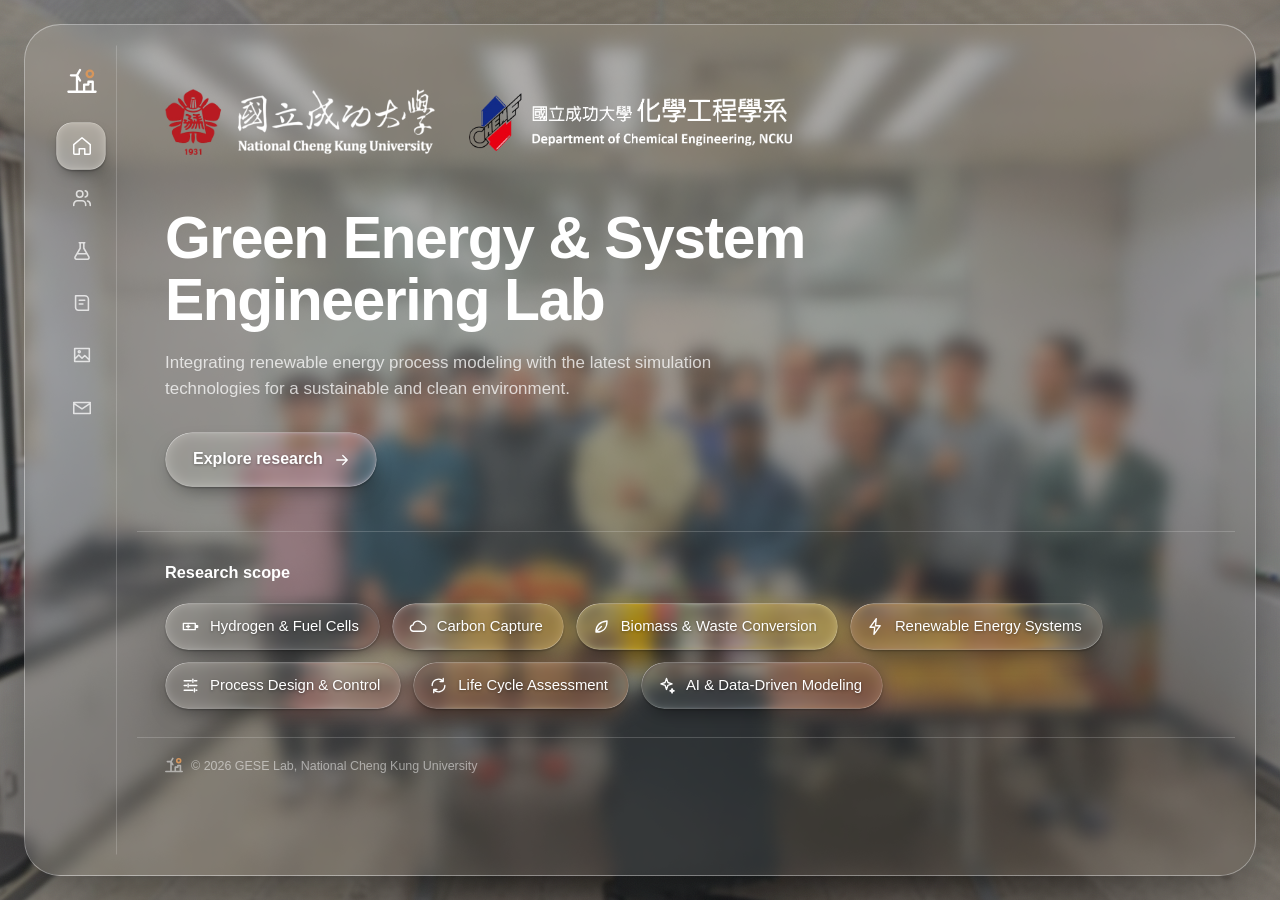
<file: index.html>
<!DOCTYPE html>
<html lang="en">
<head>
  <meta charset="UTF-8">
  <meta name="viewport" content="width=device-width, initial-scale=1.0">
  <title>GESE Lab | Green Energy &amp; System Engineering, NCKU</title>
  <link rel="icon" href="favicon.ico" sizes="48x48">
  <link rel="icon" type="image/png" sizes="192x192" href="assets/icons/icon-192.png">
  <link rel="apple-touch-icon" href="assets/icons/apple-touch-icon.png">
  <meta name="description" content="Green Energy & System Engineering Lab, Department of Chemical Engineering, National Cheng Kung University.">
  <link rel="stylesheet" href="style.css">
</head>
<body data-page="home">
  <div class="shell">
    <aside class="sidebar"></aside>

    <main class="main">
      <section class="card hero">
        <div class="affiliations">
          <a href="https://www.ncku.edu.tw/" target="_blank" rel="noopener">
            <img src="assets/logos/ncku-white.png" alt="National Cheng Kung University" width="754" height="184">
          </a>
          <a href="https://www.che.ncku.edu.tw/" target="_blank" rel="noopener">
            <img src="assets/logos/che-white.png" alt="Department of Chemical Engineering, NCKU" width="919" height="165">
          </a>
        </div>
        <h1>Green Energy &amp; System Engineering Lab</h1>
        <p>Integrating renewable energy process modeling with the latest simulation technologies for a sustainable and clean environment.</p>
        <div class="actions">
          <a class="lg btn" href="research.html">
            Explore research
            <svg class="icon" viewBox="0 0 24 24" aria-hidden="true"><path d="M5 12h14M13 6l6 6-6 6"/></svg>
          </a>
        </div>
      </section>

      <section class="card">
        <h2 class="card-title">Research scope</h2>
        <div class="scope">
          <a class="lg chip" href="research.html#hydrogen">
            <svg class="icon" viewBox="0 0 24 24" aria-hidden="true"><path d="M3 8h15v8H3zM18 11h3v2h-3M7 12h4M9 10v4"/></svg>
            Hydrogen &amp; Fuel Cells
          </a>
          <a class="lg chip" href="research.html#carbon">
            <svg class="icon" viewBox="0 0 24 24" aria-hidden="true"><path d="M7 18a4 4 0 0 1-.5-7.97A6 6 0 0 1 18 9a4.5 4.5 0 0 1 0 9z"/></svg>
            Carbon Capture
          </a>
          <a class="lg chip" href="research.html#biomass">
            <svg class="icon" viewBox="0 0 24 24" aria-hidden="true"><path d="M5 19c0-8 5-13 14-14 0 9-5 14-13 14M5 19l7-7"/></svg>
            Biomass &amp; Waste Conversion
          </a>
          <a class="lg chip" href="research.html#renewable">
            <svg class="icon" viewBox="0 0 24 24" aria-hidden="true"><path d="M13 2 5 13h6l-1 9 8-11h-6z"/></svg>
            Renewable Energy Systems
          </a>
          <a class="lg chip" href="research.html#process">
            <svg class="icon" viewBox="0 0 24 24" aria-hidden="true"><path d="M4 6h9M17 6h3M4 12h3M11 12h9M4 18h11M19 18h1M15 4v4M9 10v4M17 16v4"/></svg>
            Process Design &amp; Control
          </a>
          <a class="lg chip" href="research.html#lca">
            <svg class="icon" viewBox="0 0 24 24" aria-hidden="true"><path d="M20 12a8 8 0 0 1-14 5.3M4 12a8 8 0 0 1 14-5.3M18 3v4h-4M6 21v-4h4"/></svg>
            Life Cycle Assessment
          </a>
          <a class="lg chip" href="research.html#ai">
            <svg class="icon" viewBox="0 0 24 24" aria-hidden="true"><path d="M12 3l1.8 5.2L19 10l-5.2 1.8L12 17l-1.8-5.2L5 10l5.2-1.8zM19 16l.7 2 2 .7-2 .7-.7 2-.7-2-2-.7 2-.7z"/></svg>
            AI &amp; Data-Driven Modeling
          </a>
        </div>
      </section>

      <footer class="footer">© 2026 GESE Lab, National Cheng Kung University</footer>
    </main>
  </div>

  <script src="members.js"></script>
  <script src="pages.js"></script>
  <script src="glass.js"></script>
  <script src="script.js"></script>
</body>
</html>
</file>
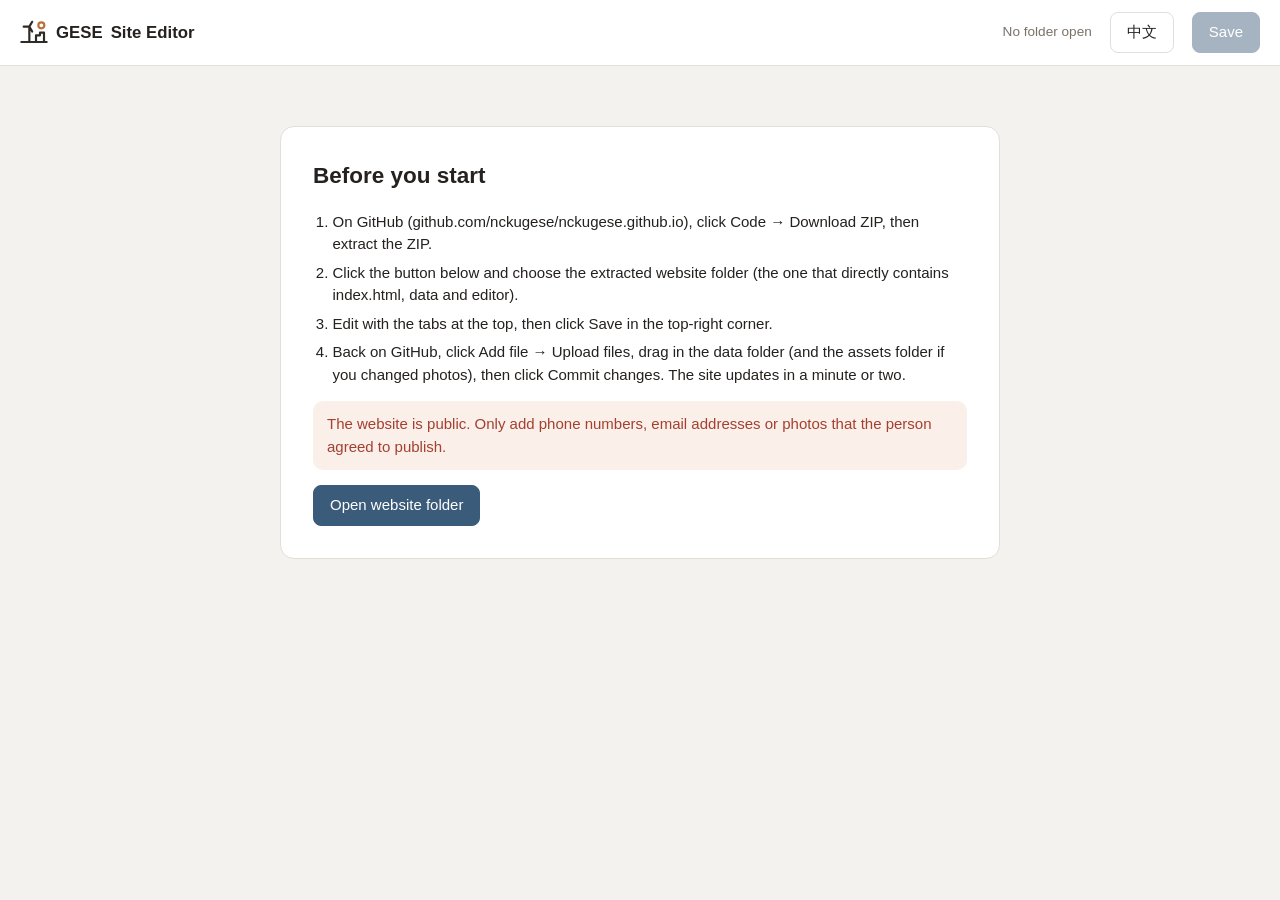
<file: editor/index.html>
<!DOCTYPE html>
<html lang="zh-Hant">
<head>
  <meta charset="UTF-8">
  <meta name="viewport" content="width=device-width, initial-scale=1.0">
  <meta name="robots" content="noindex">
  <title>GESE Site Editor</title>
  <link rel="icon" href="../favicon.ico" sizes="48x48">
  <link rel="icon" type="image/png" sizes="192x192" href="../assets/icons/icon-192.png">
  <link rel="apple-touch-icon" href="../assets/icons/apple-touch-icon.png">
  <style>
    :root {
      --bg: #f4f2ef;
      --panel: #ffffff;
      --line: #e3ded8;
      --text: #24211e;
      --muted: #7a726a;
      --accent: #3b5b7a;
      --accent-soft: #e6edf4;
      --danger: #a3402f;
      --ok: #3d6b45;
    }

    * {
      box-sizing: border-box;
    }

    body {
      margin: 0;
      background: var(--bg);
      color: var(--text);
      font: 15px/1.5 -apple-system, BlinkMacSystemFont, "Segoe UI", "Noto Sans TC", "Microsoft JhengHei", sans-serif;
    }

    button,
    input,
    select,
    textarea {
      font: inherit;
      color: inherit;
    }

    header {
      position: sticky;
      top: 0;
      z-index: 5;
      display: flex;
      align-items: center;
      gap: 18px;
      padding: 12px 20px;
      background: var(--panel);
      border-bottom: 1px solid var(--line);
    }

    header h1 {
      display: flex;
      align-items: center;
      gap: 8px;
      margin: 0;
      font-size: 1.05rem;
      white-space: nowrap;
    }

    .mark {
      width: 28px;
      height: 28px;
      fill: none;
      stroke: #302a25;
      stroke-width: 6.5;
      stroke-linecap: round;
      stroke-linejoin: round;
    }

    .mark circle {
      stroke: #ba6e38;
    }

    .tabs {
      display: flex;
      gap: 4px;
      flex: 1;
      flex-wrap: wrap;
    }

    .tabs button {
      padding: 7px 14px;
      border: 0;
      border-radius: 8px;
      background: none;
      color: var(--muted);
      cursor: pointer;
    }

    .tabs button[aria-current="true"] {
      background: var(--accent-soft);
      color: var(--accent);
      font-weight: 600;
    }

    .btn {
      padding: 8px 16px;
      border: 1px solid var(--line);
      border-radius: 8px;
      background: var(--panel);
      cursor: pointer;
      white-space: nowrap;
    }

    .btn:hover {
      border-color: #c9c1b8;
    }

    .btn.primary {
      border-color: var(--accent);
      background: var(--accent);
      color: #fff;
    }

    .btn.primary:disabled {
      opacity: 0.45;
      cursor: default;
    }

    .btn.danger {
      color: var(--danger);
    }

    .btn.small {
      padding: 4px 10px;
      font-size: 0.85rem;
    }

    .status {
      color: var(--muted);
      font-size: 0.85rem;
      white-space: nowrap;
    }

    .status.dirty {
      color: var(--danger);
    }

    main {
      max-width: 1400px;
      margin: 0 auto;
      padding: 20px;
    }

    .welcome {
      max-width: 720px;
      margin: 40px auto;
      padding: 32px;
      background: var(--panel);
      border: 1px solid var(--line);
      border-radius: 14px;
    }

    .welcome h2 {
      margin-top: 0;
    }

    .welcome ol {
      padding-left: 1.3em;
    }

    .welcome li {
      margin: 6px 0;
    }

    .warn {
      padding: 12px 14px;
      border-radius: 10px;
      background: #fbefe9;
      color: var(--danger);
    }

    .layout {
      display: grid;
      grid-template-columns: 340px minmax(0, 1fr);
      gap: 20px;
      align-items: start;
    }

    .list,
    .form {
      background: var(--panel);
      border: 1px solid var(--line);
      border-radius: 14px;
    }

    .list {
      position: sticky;
      top: 76px;
      max-height: calc(100vh - 96px);
      display: flex;
      flex-direction: column;
    }

    .list-head {
      display: flex;
      gap: 8px;
      padding: 12px;
      border-bottom: 1px solid var(--line);
    }

    .list-head input {
      flex: 1;
      min-width: 0;
      padding: 7px 10px;
      border: 1px solid var(--line);
      border-radius: 8px;
    }

    .list-body {
      overflow-y: auto;
      padding: 6px;
    }

    .list-group {
      padding: 12px 10px 4px;
      font-size: 0.78rem;
      font-weight: 600;
      color: var(--muted);
      text-transform: uppercase;
      letter-spacing: 0.04em;
    }

    .item {
      display: flex;
      align-items: center;
      gap: 10px;
      width: 100%;
      padding: 8px 10px;
      border: 0;
      border-radius: 8px;
      background: none;
      text-align: left;
      cursor: pointer;
    }

    .item:hover {
      background: #f6f4f1;
    }

    .item[aria-current="true"] {
      background: var(--accent-soft);
    }

    .item img,
    .item .ph {
      width: 34px;
      height: 34px;
      flex: none;
      border-radius: 50%;
      object-fit: cover;
      background: #e9e5e0;
    }

    .item .thumb {
      border-radius: 6px;
    }

    .item span {
      min-width: 0;
      overflow: hidden;
      text-overflow: ellipsis;
      white-space: nowrap;
    }

    .item small {
      display: block;
      color: var(--muted);
    }

    .form {
      padding: 22px 26px 28px;
    }

    .form-head {
      display: flex;
      flex-wrap: wrap;
      align-items: center;
      gap: 8px;
      margin-bottom: 18px;
    }

    .form-head h2 {
      flex: 1;
      margin: 0;
      font-size: 1.2rem;
    }

    .field {
      display: grid;
      grid-template-columns: 160px minmax(0, 1fr);
      gap: 4px 16px;
      padding: 10px 0;
      border-top: 1px solid #f0ece7;
    }

    .field > label {
      padding-top: 7px;
      font-weight: 600;
      font-size: 0.92rem;
    }

    .field .req {
      color: var(--danger);
    }

    .field input[type="text"],
    .field input[type="number"],
    .field select,
    .field textarea {
      width: 100%;
      padding: 7px 10px;
      border: 1px solid var(--line);
      border-radius: 8px;
      background: #fff;
    }

    .field textarea {
      min-height: 84px;
      resize: vertical;
    }

    .hint {
      grid-column: 2;
      font-size: 0.82rem;
      color: var(--muted);
    }

    .photo-box {
      display: flex;
      align-items: center;
      gap: 16px;
    }

    .photo-box img,
    .photo-box .ph {
      width: 110px;
      height: 110px;
      border-radius: 50%;
      object-fit: cover;
      background: #e9e5e0;
    }

    .photo-box div {
      display: flex;
      flex-direction: column;
      gap: 8px;
      align-items: flex-start;
    }

    .links-row {
      display: grid;
      grid-template-columns: 180px minmax(0, 1fr) auto;
      gap: 8px;
      margin-bottom: 6px;
    }

    .shots {
      display: grid;
      grid-template-columns: repeat(auto-fill, minmax(170px, 1fr));
      gap: 12px;
    }

    .shot {
      border: 1px solid var(--line);
      border-radius: 10px;
      overflow: hidden;
      background: #faf8f6;
    }

    .shot img {
      display: block;
      width: 100%;
      aspect-ratio: 4 / 3;
      object-fit: cover;
      background: #e9e5e0;
    }

    .shot input {
      width: 100%;
      padding: 6px 8px;
      border: 0;
      border-top: 1px solid var(--line);
      background: #fff;
    }

    .shot .row {
      display: flex;
      justify-content: space-between;
      padding: 4px;
    }

    .shot .row button {
      padding: 2px 8px;
      border: 0;
      border-radius: 6px;
      background: none;
      cursor: pointer;
    }

    .shot .row button:hover {
      background: #eee9e3;
    }

    .cover {
      font-size: 0.75rem;
      color: var(--accent);
      padding: 4px 8px 0;
    }

    .empty {
      padding: 40px;
      text-align: center;
      color: var(--muted);
    }

    .toast {
      position: fixed;
      left: 50%;
      bottom: 24px;
      z-index: 9;
      max-width: min(92vw, 640px);
      padding: 12px 18px;
      border-radius: 10px;
      background: #2c2925;
      color: #fff;
      white-space: pre-line;
      transform: translateX(-50%);
      box-shadow: 0 12px 30px rgba(0, 0, 0, 0.25);
    }

    .toast.bad {
      background: var(--danger);
    }

    .grad {
      display: flex;
      flex-wrap: wrap;
      gap: 8px;
      align-items: center;
      margin: -6px 0 16px;
      padding: 12px;
      border-radius: 10px;
      background: #f6f4f1;
    }

    .grad input {
      width: 110px;
      padding: 6px 8px;
      border: 1px solid var(--line);
      border-radius: 8px;
    }

    @media (max-width: 900px) {
      .layout {
        grid-template-columns: 1fr;
      }

      .list {
        position: static;
        max-height: 340px;
      }

      .field {
        grid-template-columns: 1fr;
      }

      .hint {
        grid-column: 1;
      }
    }
  </style>
</head>
<body>
  <header>
    <h1><svg class="mark" viewBox="8 8 84 84" aria-hidden="true"><path d="M36 34V80M36 34L44.5 19.3M36 34L44.5 48.7M36 34H19M56 80V60H68V52H80V80M12 80H88"/><circle cx="72" cy="30" r="9"/></svg> GESE <span data-t="app"></span></h1>
    <nav class="tabs" id="tabs"></nav>
    <span class="status" id="status"></span>
    <button class="btn" id="lang" type="button"></button>
    <button class="btn primary" id="save" type="button" disabled></button>
  </header>
  <main id="app"></main>

  <script>
    const TEXT = {
      zh: {
        app: "網站編輯器",
        lang: "English",
        save: "儲存",
        saved: "已儲存",
        unsaved: "有未儲存的修改",
        noFolder: "尚未開啟資料夾",
        tab_members: "成員",
        tab_alumni: "畢業生",
        tab_publications: "論文",
        tab_gallery: "活動與相簿",
        welcomeTitle: "開始之前",
        welcomeSteps: [
          "在 GitHub 網站（github.com/nckugese/nckugese.github.io）按 Code → Download ZIP，下載後解壓縮。",
          "按下方按鈕，選擇解壓縮後的網站資料夾（直接包含 index.html、data 和 editor 的那一層）。",
          "在上方切換分頁編輯，改完按右上角「儲存」。",
          "回到 GitHub 網站，按 Add file → Upload files，把 data 資料夾拖進去（有換照片的話，assets 資料夾也拖進去），按 Commit changes。網站約一兩分鐘後更新。",
        ],
        welcomePublic: "網站是公開的：電話、email、照片等個人資訊，請先確認本人同意公開。",
        open: "開啟網站資料夾",
        unsupported: "這個瀏覽器不支援直接存檔。請改用電腦版 Chrome 或 Edge 開啟。",
        wrongFolder: "這個資料夾裡找不到 data/members.json，請選擇網站的最上層資料夾。",
        add: "新增",
        search: "搜尋",
        up: "上移",
        down: "下移",
        remove: "刪除",
        confirmRemove: "確定要刪除「{name}」嗎？",
        nothing: "左邊選一項開始編輯，或按「新增」。",
        newPerson: "新成員",
        newPaper: "新論文",
        newEvent: "新活動",
        graduate: "畢業，移到畢業生",
        gradDegree: "學位",
        gradYear: "畢業年份",
        gradGo: "移過去",
        cancel: "取消",
        name: "英文姓名",
        name_zh: "中文姓名",
        id: "代號",
        idHint: "個人頁網址用，只能用小寫英文、數字和 -，不能和別人重複。新增成員時會依姓名自動產生。",
        group: "年級／身分",
        title: "顯示的身分",
        titleHint: "不填就用年級的預設文字。",
        photo: "照片",
        photoHint: "會自動裁成正方形、縮小並移除拍攝資訊。",
        pick: "選擇照片",
        clear: "移除照片",
        email: "Email",
        publicHint: "會公開顯示在網站上。",
        links: "連結",
        linkName: "顯示文字",
        linkUrl: "網址",
        addLink: "新增連結",
        bio: "自我介紹",
        interests: "研究興趣",
        experience: "經歷",
        education: "學歷",
        linesHint: "一行一項。",
        office: "辦公室／座位",
        phone: "電話",
        degree: "學位",
        year: "年份",
        thesis: "論文題目",
        now: "現職",
        paperTitle: "論文標題",
        authors: "作者",
        venue: "期刊、卷期、頁碼",
        link: "論文連結",
        linkHint: "建議用 DOI 連結，例如 https://doi.org/10.xxxx/...",
        kind: "類型",
        kind_journal: "期刊論文",
        kind_conference: "研討會論文",
        kind_chapter: "專書章節",
        field: "領域",
        corresponding: "吳老師是通訊作者",
        corr_yes: "是",
        corr_no: "否（不會顯示在網站上）",
        corr_unknown: "未確認",
        checked: "已對過出版社頁面",
        eventTitle: "活動名稱",
        date: "日期",
        dateHint: "照你寫的原樣顯示，例如 2026.12。",
        text: "說明",
        photos: "照片",
        addPhotos: "加入照片",
        photosHint: "第一張是封面。可以一次選多張，會自動縮小並移除拍攝資訊。",
        caption: "照片說明（可不填）",
        cover: "封面",
        left: "往前",
        right: "往後",
        none: "（不填）",
        errors: "還有問題要先修正：",
        errName: "有成員沒有英文姓名。",
        errId: "代號「{id}」格式不對或重複了。",
        errPaper: "有論文沒有標題。",
        errEvent: "活動「{name}」沒有名稱或沒有照片。",
        savedHint: "已存檔。接著到 GitHub 網站：Add file → Upload files，把 data 資料夾（有換照片再加上 assets）拖進去，按 Commit changes。",
        imageFail: "這張照片讀不出來：{name}\n手機的 HEIC 照片請先轉成 JPG。",
        leave: "還有修改沒有儲存，確定要離開嗎？",
        countPeople: "{n} 人",
        countPapers: "{n} 篇",
        countEvents: "{n} 則",
        countPhotos: "{n} 張照片",
      },
      en: {
        app: "Site Editor",
        lang: "中文",
        save: "Save",
        saved: "Saved",
        unsaved: "Unsaved changes",
        noFolder: "No folder open",
        tab_members: "Members",
        tab_alumni: "Alumni",
        tab_publications: "Publications",
        tab_gallery: "Events & Gallery",
        welcomeTitle: "Before you start",
        welcomeSteps: [
          "On GitHub (github.com/nckugese/nckugese.github.io), click Code → Download ZIP, then extract the ZIP.",
          "Click the button below and choose the extracted website folder (the one that directly contains index.html, data and editor).",
          "Edit with the tabs at the top, then click Save in the top-right corner.",
          "Back on GitHub, click Add file → Upload files, drag in the data folder (and the assets folder if you changed photos), then click Commit changes. The site updates in a minute or two.",
        ],
        welcomePublic: "The website is public. Only add phone numbers, email addresses or photos that the person agreed to publish.",
        open: "Open website folder",
        unsupported: "This browser cannot save files directly. Please use Chrome or Edge on a computer.",
        wrongFolder: "data/members.json was not found in this folder. Please choose the top folder of the website.",
        add: "Add",
        search: "Search",
        up: "Move up",
        down: "Move down",
        remove: "Delete",
        confirmRemove: "Delete \"{name}\"?",
        nothing: "Pick an item on the left, or click Add.",
        newPerson: "New member",
        newPaper: "New paper",
        newEvent: "New event",
        graduate: "Graduated: move to alumni",
        gradDegree: "Degree",
        gradYear: "Year",
        gradGo: "Move",
        cancel: "Cancel",
        name: "Name (English)",
        name_zh: "Name (Chinese)",
        id: "ID",
        idHint: "Used in the profile address. Lowercase letters, digits and - only, and it must be unique. Filled in from the name for new members.",
        group: "Group",
        title: "Role shown",
        titleHint: "Leave empty to use the group's default.",
        photo: "Photo",
        photoHint: "Cropped to a square, resized and stripped of camera data automatically.",
        pick: "Choose photo",
        clear: "Remove photo",
        email: "Email",
        publicHint: "Shown publicly on the website.",
        links: "Links",
        linkName: "Label",
        linkUrl: "Address",
        addLink: "Add link",
        bio: "About",
        interests: "Research interests",
        experience: "Experience",
        education: "Education",
        linesHint: "One item per line.",
        office: "Office / desk",
        phone: "Phone",
        degree: "Degree",
        year: "Year",
        thesis: "Thesis title",
        now: "Current position",
        paperTitle: "Title",
        authors: "Authors",
        venue: "Journal, volume, pages",
        link: "Link",
        linkHint: "A DOI link is best, e.g. https://doi.org/10.xxxx/...",
        kind: "Type",
        kind_journal: "Journal article",
        kind_conference: "Conference paper",
        kind_chapter: "Book chapter",
        field: "Field",
        corresponding: "Prof. Wu is corresponding author",
        corr_yes: "Yes",
        corr_no: "No (hidden on the website)",
        corr_unknown: "Not checked",
        checked: "Checked against the publisher's page",
        eventTitle: "Event name",
        date: "Date",
        dateHint: "Shown exactly as typed, e.g. 2026.12.",
        text: "Description",
        photos: "Photos",
        addPhotos: "Add photos",
        photosHint: "The first photo is the cover. You can pick several at once; they are resized and stripped of camera data.",
        caption: "Caption (optional)",
        cover: "Cover",
        left: "Earlier",
        right: "Later",
        none: "(none)",
        errors: "Please fix these first:",
        errName: "A member has no English name.",
        errId: "ID \"{id}\" is invalid or used twice.",
        errPaper: "A paper has no title.",
        errEvent: "Event \"{name}\" has no name or no photos.",
        savedHint: "Saved. Now on GitHub: Add file → Upload files, drag in the data folder (and assets if you changed photos), then click Commit changes.",
        imageFail: "This photo could not be read: {name}\nConvert HEIC photos from phones to JPG first.",
        leave: "You have unsaved changes. Leave anyway?",
        countPeople: "{n} people",
        countPapers: "{n} papers",
        countEvents: "{n} events",
        countPhotos: "{n} photos",
      },
    };

    const GROUP_ZH = {
      professor: "教授",
      postdoc: "博士後研究員",
      phd: "博士班",
      m2: "碩二",
      m1: "碩一",
      undergrad: "大學部專題生",
      staff: "行政助理",
    };

    const FILES = {
      members: "data/members.json",
      alumni: "data/alumni.json",
      publications: "data/publications.json",
      gallery: "data/gallery.json",
    };

    const ORDER = {
      person: ["id", "group", "name", "name_zh", "title", "degree", "year", "photo", "email", "office", "phone", "links", "bio", "interests", "experience", "education", "thesis", "now"],
      paper: ["year", "title", "authors", "venue", "link", "kind", "field", "corresponding", "corresponding_checked"],
      event: ["title", "date", "text", "photos"],
    };

    const S = {
      lang: (() => {
        try {
          return localStorage.getItem("gese-editor-lang") || (navigator.language.startsWith("zh") ? "zh" : "en");
        } catch {
          return "zh";
        }
      })(),
      root: null,
      data: {},
      tab: "members",
      pick: { members: 0, alumni: 0, publications: 0, gallery: 0 },
      dirty: new Set(),
      pending: new Map(),
      shown: new Map(),
      query: "",
      graduating: false,
    };

    const $ = (sel, root = document) => root.querySelector(sel);
    const esc = (v) => String(v ?? "").replace(/[&<>"']/g, (c) => ({ "&": "&amp;", "<": "&lt;", ">": "&gt;", '"': "&quot;", "'": "&#39;" })[c]);
    const t = (key, vars = {}) => String(TEXT[S.lang][key] ?? key).replace(/\{(\w+)\}/g, (_, k) => vars[k] ?? "");
    const slug = (v) =>
      String(v || "")
        .normalize("NFKD")
        .replace(/[\u0300-\u036f]/g, "")
        .toLowerCase()
        .replace(/[^a-z0-9]+/g, "-")
        .replace(/^-+|-+$/g, "")
        .slice(0, 40);

    const toast = (msg, bad = false) => {
      document.querySelectorAll(".toast").forEach((n) => n.remove());
      const n = document.body.appendChild(document.createElement("div"));
      n.className = `toast${bad ? " bad" : ""}`;
      n.textContent = msg;
      setTimeout(() => n.remove(), bad ? 8000 : 5000);
    };

    const touch = (file) => {
      S.dirty.add(file);
      header();
    };

    const parse = (text) => JSON.parse(text.replace(/^\uFEFF/, "").replace(/("(?:\\.|[^"\\])*")|,(?=\s*[}\]])/g, (m, s) => s ?? ""));

    const inline = (value) => {
      if (Array.isArray(value)) return `[${value.map(inline).join(", ")}]`;
      if (value && typeof value === "object") return `{${Object.entries(value).map(([k, v]) => `${JSON.stringify(k)}: ${inline(v)}`).join(", ")}}`;
      return JSON.stringify(value);
    };

    const format = (value, indent = "") => {
      const flat = inline(value);
      if (value === null || typeof value !== "object" || indent.length + flat.length <= 110) return flat;
      const next = indent + "  ";
      if (Array.isArray(value)) return `[\n${value.map((v) => next + format(v, next)).join(",\n")}\n${indent}]`;
      return `{\n${Object.entries(value)
        .map(([k, v]) => `${next}${JSON.stringify(k)}: ${format(v, next)}`)
        .join(",\n")}\n${indent}}`;
    };

    const tidy = (obj, order) => {
      const out = {};
      for (const k of order) if (k in obj) out[k] = obj[k];
      for (const k of Object.keys(obj)) if (!(k in out) && !k.startsWith("_")) out[k] = obj[k];
      for (const k of Object.keys(out)) {
        const v = out[k];
        if (v === "" || v === undefined || v === null || (Array.isArray(v) && !v.length) || (v && typeof v === "object" && !Array.isArray(v) && !Object.keys(v).length)) delete out[k];
      }
      return out;
    };

    const dirOf = async (path, create = false) => {
      let dir = S.root;
      for (const part of path) dir = await dir.getDirectoryHandle(part, { create });
      return dir;
    };

    const readFile = async (path) => {
      const parts = path.split("/");
      const dir = await dirOf(parts.slice(0, -1));
      return (await dir.getFileHandle(parts.at(-1))).getFile();
    };

    const writeFile = async (path, data) => {
      const parts = path.split("/");
      const dir = await dirOf(parts.slice(0, -1), true);
      const handle = await dir.getFileHandle(parts.at(-1), { create: true });
      const out = await handle.createWritable();
      await out.write(data);
      await out.close();
    };

    const exists = async (path) => {
      try {
        await readFile(path);
        return true;
      } catch {
        return false;
      }
    };

    const imageUrl = (path) => {
      if (!path) return Promise.resolve("");
      if (S.pending.has(path)) return Promise.resolve(S.pending.get(path).url);
      if (!S.shown.has(path)) {
        S.shown.set(
          path,
          readFile(path)
            .then((f) => URL.createObjectURL(f))
            .catch(() => "")
        );
      }
      return S.shown.get(path);
    };

    const fillImages = (root) =>
      root.querySelectorAll("img[data-path]").forEach(async (img) => {
        const url = await imageUrl(img.dataset.path);
        if (url) img.src = url;
        else img.removeAttribute("src");
      });

    const shrink = async (file, { square, max }) => {
      const bitmap = await createImageBitmap(file, { imageOrientation: "from-image" });
      let sx = 0;
      let sy = 0;
      let sw = bitmap.width;
      let sh = bitmap.height;
      if (square) {
        const side = Math.min(sw, sh);
        sx = (sw - side) / 2;
        sy = (sh - side) * 0.3;
        sw = sh = side;
      }
      const scale = Math.min(1, max / Math.max(sw, sh));
      const canvas = document.createElement("canvas");
      canvas.width = Math.round(sw * scale);
      canvas.height = Math.round(sh * scale);
      const ctx = canvas.getContext("2d");
      ctx.imageSmoothingQuality = "high";
      ctx.drawImage(bitmap, sx, sy, sw, sh, 0, 0, canvas.width, canvas.height);
      return new Promise((resolve) => canvas.toBlob(resolve, "image/jpeg", 0.86));
    };

    const stage = (path, blob) => {
      const old = S.pending.get(path);
      if (old) URL.revokeObjectURL(old.url);
      S.pending.set(path, { blob, url: URL.createObjectURL(blob) });
      S.shown.delete(path);
    };

    const choose = (multiple) =>
      new Promise((resolve) => {
        const input = document.createElement("input");
        input.type = "file";
        input.accept = "image/*";
        input.multiple = multiple;
        input.onchange = () => resolve([...input.files]);
        input.click();
      });

    async function openRoot(handle) {
      try {
        if (handle.requestPermission && (await handle.requestPermission({ mode: "readwrite" })) !== "granted") return;
        S.root = handle;
        const data = {};
        for (const [key, path] of Object.entries(FILES)) {
          try {
            data[key] = parse(await (await readFile(path)).text());
          } catch (error) {
            if (key === "gallery" && !(await exists(path))) data[key] = { events: [] };
            else if (key === "members") throw new Error(t("wrongFolder"));
            else throw new Error(`${path}: ${error.message}`);
          }
        }
        data.members.people ??= [];
        data.alumni.people ??= [];
        data.publications.publications ??= [];
        data.gallery.events ??= [];
        S.data = data;
        S.dirty.clear();
        S.pending.clear();
        S.shown.clear();
        render();
      } catch (error) {
        S.root = null;
        toast(error.message, true);
      }
    }

    const listOf = (tab) =>
      ({
        members: () => S.data.members.people,
        alumni: () => S.data.alumni.people,
        publications: () => S.data.publications.publications,
        gallery: () => S.data.gallery.events,
      })[tab]();

    const fileOf = (tab) => (tab === "members" ? "members" : tab);

    const groupLabel = (id) => {
      const g = (S.data.members.groups || []).find((x) => x.id === id);
      return S.lang === "zh" ? GROUP_ZH[id] || g?.title || id : g?.title || id;
    };

    const labelOf = (tab, item) => {
      if (tab === "members" || tab === "alumni") return [item.name || t("newPerson"), item.name_zh || ""];
      if (tab === "publications") return [item.title || t("newPaper"), [item.year, item.venue].filter(Boolean).join(" · ")];
      return [item.title || t("newEvent"), [item.date, t("countPhotos", { n: (item.photos || []).length })].filter(Boolean).join(" · ")];
    };

    const firstPhoto = (item) => {
      const p = (item.photos || [])[0];
      const file = typeof p === "string" ? p : p?.file;
      return file ? `assets/gallery/${file}` : "";
    };

    function header() {
      document.documentElement.lang = S.lang === "zh" ? "zh-Hant" : "en";
      document.querySelectorAll("[data-t]").forEach((n) => (n.textContent = t(n.dataset.t)));
      $("#lang").textContent = t("lang");
      $("#save").textContent = t("save");
      $("#save").disabled = !S.root || (!S.dirty.size && !S.pending.size);
      const status = $("#status");
      status.textContent = !S.root ? t("noFolder") : S.dirty.size || S.pending.size ? t("unsaved") : t("saved");
      status.classList.toggle("dirty", !!(S.dirty.size || S.pending.size));
      $("#tabs").innerHTML = S.root
        ? ["members", "alumni", "publications", "gallery"]
            .map((tab) => `<button type="button" data-tab="${tab}" aria-current="${S.tab === tab}">${t(`tab_${tab}`)}</button>`)
            .join("")
        : "";
    }

    function render() {
      header();
      const app = $("#app");
      if (!S.root) {
        const ok = "showDirectoryPicker" in window;
        app.innerHTML = `
          <section class="welcome">
            <h2>${t("welcomeTitle")}</h2>
            <ol>${TEXT[S.lang].welcomeSteps.map((s) => `<li>${esc(s)}</li>`).join("")}</ol>
            <p class="warn">${t("welcomePublic")}</p>
            ${ok ? `<button class="btn primary" type="button" id="open">${t("open")}</button>` : `<p class="warn">${t("unsupported")}</p>`}
          </section>`;
        $("#open")?.addEventListener("click", async () => {
          try {
            await openRoot(await window.showDirectoryPicker({ id: "gese-site", mode: "readwrite" }));
          } catch (error) {
            if (error.name !== "AbortError") toast(error.message, true);
          }
        });
        return;
      }

      const items = listOf(S.tab);
      S.pick[S.tab] = Math.min(S.pick[S.tab], items.length - 1);
      app.innerHTML = `
        <div class="layout">
          <aside class="list">
            <div class="list-head">
              <input type="search" id="query" placeholder="${t("search")}" value="${esc(S.query)}">
              <button class="btn" type="button" id="add">＋ ${t("add")}</button>
            </div>
            <div class="list-body" id="list"></div>
          </aside>
          <section class="form" id="form"></section>
        </div>`;
      $("#query").addEventListener("input", (e) => {
        S.query = e.target.value;
        drawList();
      });
      $("#add").addEventListener("click", addItem);
      drawList();
      drawForm();
    }

    function drawList() {
      const items = listOf(S.tab);
      const q = S.query.trim().toLowerCase();
      const match = (item) => !q || JSON.stringify(item).toLowerCase().includes(q);
      const row = (item, i) => {
        const [main, sub] = labelOf(S.tab, item);
        const pic =
          S.tab === "members" || S.tab === "alumni"
            ? item.photo
              ? `<img data-path="${esc(item.photo)}" alt="">`
              : `<span class="ph"></span>`
            : S.tab === "gallery"
              ? `<img class="thumb" data-path="${esc(firstPhoto(item))}" alt="">`
              : "";
        return `<button type="button" class="item" data-i="${i}" aria-current="${i === S.pick[S.tab]}">${pic}<span>${esc(main)}<small>${esc(sub)}</small></span></button>`;
      };

      let html = "";
      const indexed = items.map((item, i) => [item, i]).filter(([item]) => match(item));
      if (S.tab === "members") {
        for (const g of S.data.members.groups || []) {
          const rows = indexed.filter(([p]) => p.group === g.id);
          if (rows.length) html += `<div class="list-group">${esc(groupLabel(g.id))}</div>${rows.map(([p, i]) => row(p, i)).join("")}`;
        }
        const known = new Set((S.data.members.groups || []).map((g) => g.id));
        const rest = indexed.filter(([p]) => !known.has(p.group));
        if (rest.length) html += `<div class="list-group">?</div>${rest.map(([p, i]) => row(p, i)).join("")}`;
      } else if (S.tab === "alumni") {
        const years = [...new Set(indexed.map(([p]) => p.year ?? ""))].sort((a, b) => Number(b) - Number(a));
        for (const y of years) html += `<div class="list-group">${esc(y || "?")}</div>${indexed.filter(([p]) => (p.year ?? "") === y).map(([p, i]) => row(p, i)).join("")}`;
      } else {
        html = indexed.map(([p, i]) => row(p, i)).join("");
      }
      const count = { members: "countPeople", alumni: "countPeople", publications: "countPapers", gallery: "countEvents" }[S.tab];
      $("#list").innerHTML = `<div class="list-group">${t(count, { n: items.length })}</div>${html}`;
      $("#list")
        .querySelectorAll(".item")
        .forEach((b) =>
          b.addEventListener("click", () => {
            S.pick[S.tab] = Number(b.dataset.i);
            S.graduating = false;
            drawList();
            drawForm();
          })
        );
      fillImages($("#list"));
    }

    const field = (label, control, { hint = "", req = false } = {}) =>
      `<div class="field"><label>${esc(label)}${req ? ' <span class="req">*</span>' : ""}</label><div>${control}</div>${hint ? `<div class="hint">${esc(hint)}</div>` : ""}</div>`;

    const input = (key, value, type = "text") => `<input type="${type}" data-key="${key}" value="${esc(value ?? "")}">`;
    const area = (key, value) => `<textarea data-key="${key}">${esc(value ?? "")}</textarea>`;
    const select = (key, value, options) =>
      `<select data-key="${key}">${options.map(([v, l]) => `<option value="${esc(v)}"${String(value ?? "") === String(v) ? " selected" : ""}>${esc(l)}</option>`).join("")}</select>`;

    function drawForm() {
      const form = $("#form");
      const items = listOf(S.tab);
      const item = items[S.pick[S.tab]];
      if (!item) {
        form.innerHTML = `<div class="empty">${t("nothing")}</div>`;
        return;
      }
      const [title] = labelOf(S.tab, item);
      const tools = `
        <button class="btn small" type="button" data-act="up">↑ ${t("up")}</button>
        <button class="btn small" type="button" data-act="down">↓ ${t("down")}</button>
        ${S.tab === "members" ? `<button class="btn small" type="button" data-act="grad">🎓 ${t("graduate")}</button>` : ""}
        <button class="btn small danger" type="button" data-act="remove">${t("remove")}</button>`;
      let body = "";

      if (S.tab === "members" || S.tab === "alumni") {
        const lines = (k) => field(t(k), area(k, (item[k] || []).join("\n")), { hint: t("linesHint") });
        body += field(t("name"), input("name", item.name), { req: true });
        body += field(t("name_zh"), input("name_zh", item.name_zh));
        body += field(t("id"), input("id", item.id), { req: true, hint: t("idHint") });
        if (S.tab === "members") {
          body += field(t("group"), select("group", item.group, (S.data.members.groups || []).map((g) => [g.id, groupLabel(g.id)])));
          body += field(t("title"), input("title", item.title), { hint: t("titleHint") });
        } else {
          body += field(t("degree"), select("degree", item.degree, [["M.S.", "M.S."], ["Ph.D.", "Ph.D."], ["B.S.", "B.S."]]));
          body += field(t("year"), input("year", item.year, "number"));
        }
        body += field(
          t("photo"),
          `<div class="photo-box">${item.photo ? `<img data-path="${esc(item.photo)}" alt="">` : `<span class="ph"></span>`}<div><button class="btn small" type="button" data-act="photo">${t("pick")}</button>${item.photo ? `<button class="btn small danger" type="button" data-act="nophoto">${t("clear")}</button>` : ""}</div></div>`,
          { hint: t("photoHint") }
        );
        body += field(t("email"), input("email", item.email), { hint: t("publicHint") });
        const links = Object.entries(item.links || {});
        body += field(
          t("links"),
          `<div id="links">${links
            .map(
              ([k, v], i) =>
                `<div class="links-row"><input type="text" data-link="${i}" data-part="k" placeholder="${t("linkName")}" value="${esc(k)}"><input type="text" data-link="${i}" data-part="v" placeholder="${t("linkUrl")}" value="${esc(v)}"><button class="btn small danger" type="button" data-unlink="${i}">✕</button></div>`
            )
            .join("")}</div><button class="btn small" type="button" data-act="link">＋ ${t("addLink")}</button>`
        );
        if (S.tab === "alumni") {
          body += field(t("thesis"), input("thesis", item.thesis));
          body += field(t("now"), input("now", item.now), { hint: t("publicHint") });
        }
        body += lines("bio") + lines("interests") + lines("experience") + lines("education");
        if (S.tab === "members") {
          body += field(t("office"), input("office", item.office), { hint: t("publicHint") });
          body += field(t("phone"), input("phone", item.phone), { hint: t("publicHint") });
        }
      } else if (S.tab === "publications") {
        const fields = (S.data.publications.fields || []).map((f) => [f.id, f.title]);
        body += field(t("paperTitle"), area("title", item.title), { req: true });
        body += field(t("year"), input("year", item.year, "number"));
        body += field(t("authors"), input("authors", item.authors));
        body += field(t("venue"), input("venue", item.venue));
        body += field(t("link"), input("link", item.link), { hint: t("linkHint") });
        body += field(t("kind"), select("kind", item.kind || "journal", ["journal", "conference", "chapter"].map((k) => [k, t(`kind_${k}`)])));
        body += field(t("field"), select("field", item.field || "", [["", t("none")], ...fields]));
        body += field(
          t("corresponding"),
          select("corresponding", item.corresponding === true ? "yes" : item.corresponding === false ? "no" : "", [
            ["", t("corr_unknown")],
            ["yes", t("corr_yes")],
            ["no", t("corr_no")],
          ])
        );
        body += field(t("checked"), `<input type="checkbox" data-key="corresponding_checked"${item.corresponding_checked ? " checked" : ""}>`);
      } else {
        const photos = (item.photos || []).map((p) => (typeof p === "string" ? { file: p } : p));
        body += field(t("eventTitle"), input("title", item.title), { req: true });
        body += field(t("date"), input("date", item.date), { hint: t("dateHint") });
        body += field(t("text"), area("text", item.text));
        body += field(
          t("photos"),
          `<div class="shots">${photos
            .map(
              (p, i) => `
              <div class="shot">
                <img data-path="assets/gallery/${esc(p.file)}" alt="">
                ${i === 0 ? `<div class="cover">${t("cover")}</div>` : ""}
                <input type="text" data-caption="${i}" placeholder="${t("caption")}" value="${esc(p.caption || "")}">
                <div class="row">
                  <button type="button" data-move="${i}" data-by="-1" title="${t("left")}">←</button>
                  <button type="button" data-drop="${i}" title="${t("remove")}">✕</button>
                  <button type="button" data-move="${i}" data-by="1" title="${t("right")}">→</button>
                </div>
              </div>`
            )
            .join("")}</div><p><button class="btn small" type="button" data-act="shots">＋ ${t("addPhotos")}</button></p>`,
          { hint: t("photosHint") }
        );
      }

      const grad =
        S.graduating && S.tab === "members"
          ? `<div class="grad">${t("gradDegree")} <select id="gdeg"><option>M.S.</option><option>Ph.D.</option><option>B.S.</option></select> ${t("gradYear")} <input id="gyear" type="number" value="${new Date().getFullYear()}"> <button class="btn small primary" type="button" data-act="gradgo">${t("gradGo")}</button> <button class="btn small" type="button" data-act="gradno">${t("cancel")}</button></div>`
          : "";
      form.innerHTML = `<div class="form-head"><h2>${esc(title)}</h2>${tools}</div>${grad}${body}`;
      bindForm(item);
      fillImages(form);
    }

    function bindForm(item) {
      const form = $("#form");
      const file = fileOf(S.tab);
      const changed = () => {
        touch(file);
        drawList();
        const [title] = labelOf(S.tab, item);
        $("h2", form).textContent = title;
      };

      form.querySelectorAll("[data-key]").forEach((el) =>
        el.addEventListener(el.tagName === "SELECT" || el.type === "checkbox" ? "change" : "input", () => {
          const k = el.dataset.key;
          let v = el.type === "checkbox" ? el.checked : el.value;
          if (["bio", "interests", "experience", "education"].includes(k)) v = el.value.split("\n").map((s) => s.trim()).filter(Boolean);
          else if (k === "year") v = el.value === "" ? "" : Number(el.value);
          else if (k === "corresponding") v = el.value === "yes" ? true : el.value === "no" ? false : "";
          else if (typeof v === "string" && k !== "text") v = v.trim();
          if (v === "" || (v === false && k !== "corresponding") || (Array.isArray(v) && !v.length)) delete item[k];
          else item[k] = v;
          if (k === "name" && item._new && !item._idTouched) {
            item.id = uniqueId(slug(item.name) || "member", item);
            const idBox = form.querySelector('[data-key="id"]');
            if (idBox) idBox.value = item.id;
          }
          if (k === "id") item._idTouched = true;
          changed();
        })
      );

      const syncLinks = () => {
        const rows = [...form.querySelectorAll(".links-row")];
        const next = {};
        rows.forEach((r) => {
          const k = r.querySelector('[data-part="k"]').value.trim();
          const v = r.querySelector('[data-part="v"]').value.trim();
          if (k || v) next[k || v] = v;
        });
        if (Object.keys(next).length) item.links = next;
        else delete item.links;
        changed();
      };
      form.querySelectorAll("[data-link]").forEach((el) => el.addEventListener("input", syncLinks));
      form.querySelectorAll("[data-unlink]").forEach((b) =>
        b.addEventListener("click", () => {
          b.closest(".links-row").remove();
          syncLinks();
        })
      );

      form.querySelectorAll("[data-caption]").forEach((el) =>
        el.addEventListener("input", () => {
          const i = Number(el.dataset.caption);
          const p = item.photos[i];
          const fileName = typeof p === "string" ? p : p.file;
          const caption = el.value.trim();
          item.photos[i] = caption ? { file: fileName, caption } : fileName;
          touch(file);
        })
      );
      form.querySelectorAll("[data-move]").forEach((b) =>
        b.addEventListener("click", () => {
          const i = Number(b.dataset.move);
          const j = i + Number(b.dataset.by);
          if (j < 0 || j >= item.photos.length) return;
          [item.photos[i], item.photos[j]] = [item.photos[j], item.photos[i]];
          touch(file);
          drawForm();
          drawList();
        })
      );
      form.querySelectorAll("[data-drop]").forEach((b) =>
        b.addEventListener("click", () => {
          item.photos.splice(Number(b.dataset.drop), 1);
          touch(file);
          drawForm();
          drawList();
        })
      );

      form.querySelectorAll("[data-act]").forEach((b) =>
        b.addEventListener("click", () => act(b.dataset.act, item))
      );
    }

    const allIds = (except) =>
      new Set([...S.data.members.people, ...S.data.alumni.people].filter((p) => p !== except).map((p) => p.id));

    const uniqueId = (base, except) => {
      const taken = allIds(except);
      let id = base;
      for (let n = 2; taken.has(id); n++) id = `${base}-${n}`;
      return id;
    };

    async function act(what, item) {
      const tab = S.tab;
      const items = listOf(tab);
      const i = items.indexOf(item);
      const file = fileOf(tab);

      if (what === "up" || what === "down") {
        const j = i + (what === "up" ? -1 : 1);
        if (j < 0 || j >= items.length) return;
        [items[i], items[j]] = [items[j], items[i]];
        S.pick[tab] = j;
        touch(file);
        drawList();
        return;
      }
      if (what === "remove") {
        if (!confirm(t("confirmRemove", { name: labelOf(tab, item)[0] }))) return;
        items.splice(i, 1);
        S.pick[tab] = Math.max(0, i - 1);
        touch(file);
        drawList();
        drawForm();
        return;
      }
      if (what === "grad" || what === "gradno") {
        S.graduating = what === "grad";
        drawForm();
        return;
      }
      if (what === "gradgo") {
        const degree = $("#gdeg").value;
        const year = Number($("#gyear").value) || new Date().getFullYear();
        items.splice(i, 1);
        delete item.group;
        delete item.title;
        item.degree = degree;
        item.year = year;
        S.data.alumni.people.unshift(item);
        S.graduating = false;
        S.tab = "alumni";
        S.pick.alumni = 0;
        S.pick.members = Math.max(0, i - 1);
        touch("members");
        touch("alumni");
        render();
        return;
      }
      if (what === "link") {
        item.links = { ...(item.links || {}), "": "" };
        drawForm();
        return;
      }
      if (what === "nophoto") {
        delete item.photo;
        touch(file);
        drawForm();
        drawList();
        return;
      }
      if (what === "photo") {
        const [picked] = await choose(false);
        if (!picked) return;
        if (!item.id) item.id = uniqueId(slug(item.name) || "member", item);
        try {
          const blob = await shrink(picked, { square: true, max: 600 });
          const path = `assets/people/${item.id}.jpg`;
          stage(path, blob);
          item.photo = path;
          touch(file);
          drawForm();
          drawList();
        } catch {
          toast(t("imageFail", { name: picked.name }), true);
        }
        return;
      }
      if (what === "shots") {
        const picked = await choose(true);
        if (!picked.length) return;
        item.photos ??= [];
        const folder = await folderFor(item);
        let n = await nextNumber(folder);
        for (const f of picked) {
          try {
            const blob = await shrink(f, { square: false, max: 1600 });
            const name = `${folder}/${String(n).padStart(2, "0")}.jpg`;
            n++;
            stage(`assets/gallery/${name}`, blob);
            item.photos.push(name);
          } catch {
            toast(t("imageFail", { name: f.name }), true);
          }
        }
        touch(file);
        drawForm();
        drawList();
      }
    }

    async function folderFor(event) {
      const first = (event.photos || []).map((p) => (typeof p === "string" ? p : p.file)).find((f) => f.includes("/"));
      if (first) return first.split("/")[0];
      if (event._folder) return event._folder;
      const year = (String(event.date || "").match(/\d{4}/) || [new Date().getFullYear()])[0];
      const base = `${year}-${slug(event.title) || "event"}`;
      const used = new Set(S.data.gallery.events.flatMap((e) => (e.photos || []).map((p) => String(typeof p === "string" ? p : p.file).split("/")[0])));
      let name = base;
      for (let n = 2; used.has(name) || (await dirOf(["assets", "gallery", name]).then(() => true, () => false)); n++) name = `${base}-${n}`;
      event._folder = name;
      return name;
    }

    async function nextNumber(folder) {
      const taken = new Set();
      for (const key of S.pending.keys()) if (key.startsWith(`assets/gallery/${folder}/`)) taken.add(key);
      try {
        const dir = await dirOf(["assets", "gallery", folder]);
        for await (const name of dir.keys()) taken.add(`assets/gallery/${folder}/${name}`);
      } catch {}
      let n = 1;
      while (taken.has(`assets/gallery/${folder}/${String(n).padStart(2, "0")}.jpg`)) n++;
      return n;
    }

    function addItem() {
      const tab = S.tab;
      const items = listOf(tab);
      let item;
      if (tab === "members") {
        const groups = S.data.members.groups || [];
        item = { id: uniqueId("new-member"), group: (groups.find((g) => g.id === "m1") || groups.at(-1) || {}).id || "m1", name: "", _new: true };
        const after = items.map((p) => p.group).lastIndexOf(item.group);
        items.splice(after + 1, 0, item);
      } else if (tab === "alumni") {
        item = { id: uniqueId("new-alumni"), name: "", degree: "M.S.", year: new Date().getFullYear(), _new: true };
        items.unshift(item);
      } else if (tab === "publications") {
        item = { year: new Date().getFullYear(), title: "", kind: "journal", corresponding: true };
        items.unshift(item);
      } else {
        item = { title: "", date: String(new Date().getFullYear()), photos: [] };
        items.unshift(item);
      }
      S.query = "";
      S.pick[tab] = items.indexOf(item);
      touch(fileOf(tab));
      render();
      $("#form input, #form textarea")?.focus();
    }

    function problems() {
      const out = [];
      const people = [...S.data.members.people, ...S.data.alumni.people];
      const seen = new Map();
      for (const p of people) seen.set(p.id, (seen.get(p.id) || 0) + 1);
      for (const p of people) {
        if (!String(p.name || "").trim()) out.push(t("errName"));
        if (!/^[a-z0-9-]+$/.test(p.id || "") || seen.get(p.id) > 1) out.push(t("errId", { id: p.id || "" }));
      }
      if (S.data.publications.publications.some((p) => !String(p.title || "").trim())) out.push(t("errPaper"));
      for (const e of S.data.gallery.events) if (!String(e.title || "").trim() || !(e.photos || []).length) out.push(t("errEvent", { name: e.title || "?" }));
      return [...new Set(out)];
    }

    async function save() {
      const issues = problems();
      if (issues.length) {
        toast(`${t("errors")}\n${issues.join("\n")}`, true);
        return;
      }
      $("#save").disabled = true;
      try {
        for (const [path, { blob }] of S.pending) await writeFile(path, blob);
        for (const [path, entry] of S.pending) S.shown.set(path, Promise.resolve(entry.url));
        S.pending.clear();

        const out = {
          members: () => ({ ...S.data.members, people: S.data.members.people.map((p) => tidy(p, ORDER.person)) }),
          alumni: () => ({ ...S.data.alumni, people: S.data.alumni.people.map((p) => tidy(p, ORDER.person)) }),
          publications: () => ({ ...S.data.publications, publications: S.data.publications.publications.map((p) => tidy(p, ORDER.paper)) }),
          gallery: () => ({ ...S.data.gallery, events: S.data.gallery.events.map((e) => tidy(e, ORDER.event)) }),
        };
        for (const key of [...S.dirty]) {
          await writeFile(FILES[key], format(out[key]()) + "\n");
          S.dirty.delete(key);
        }
        for (const list of [S.data.members.people, S.data.alumni.people]) for (const p of list) delete p._new;
        toast(t("savedHint"));
      } catch (error) {
        toast(error.message, true);
      }
      header();
    }

    $("#lang").addEventListener("click", () => {
      S.lang = S.lang === "zh" ? "en" : "zh";
      try {
        localStorage.setItem("gese-editor-lang", S.lang);
      } catch {}
      render();
    });
    $("#save").addEventListener("click", save);
    $("#tabs").addEventListener("click", (e) => {
      const b = e.target.closest("[data-tab]");
      if (!b) return;
      S.tab = b.dataset.tab;
      S.query = "";
      S.graduating = false;
      render();
    });
    document.addEventListener("keydown", (e) => {
      if ((e.ctrlKey || e.metaKey) && e.key.toLowerCase() === "s") {
        e.preventDefault();
        if (!$("#save").disabled) save();
      }
    });
    window.addEventListener("beforeunload", (e) => {
      if (S.dirty.size || S.pending.size) {
        e.preventDefault();
        e.returnValue = t("leave");
      }
    });

    render();
  </script>
</body>
</html>
</file>
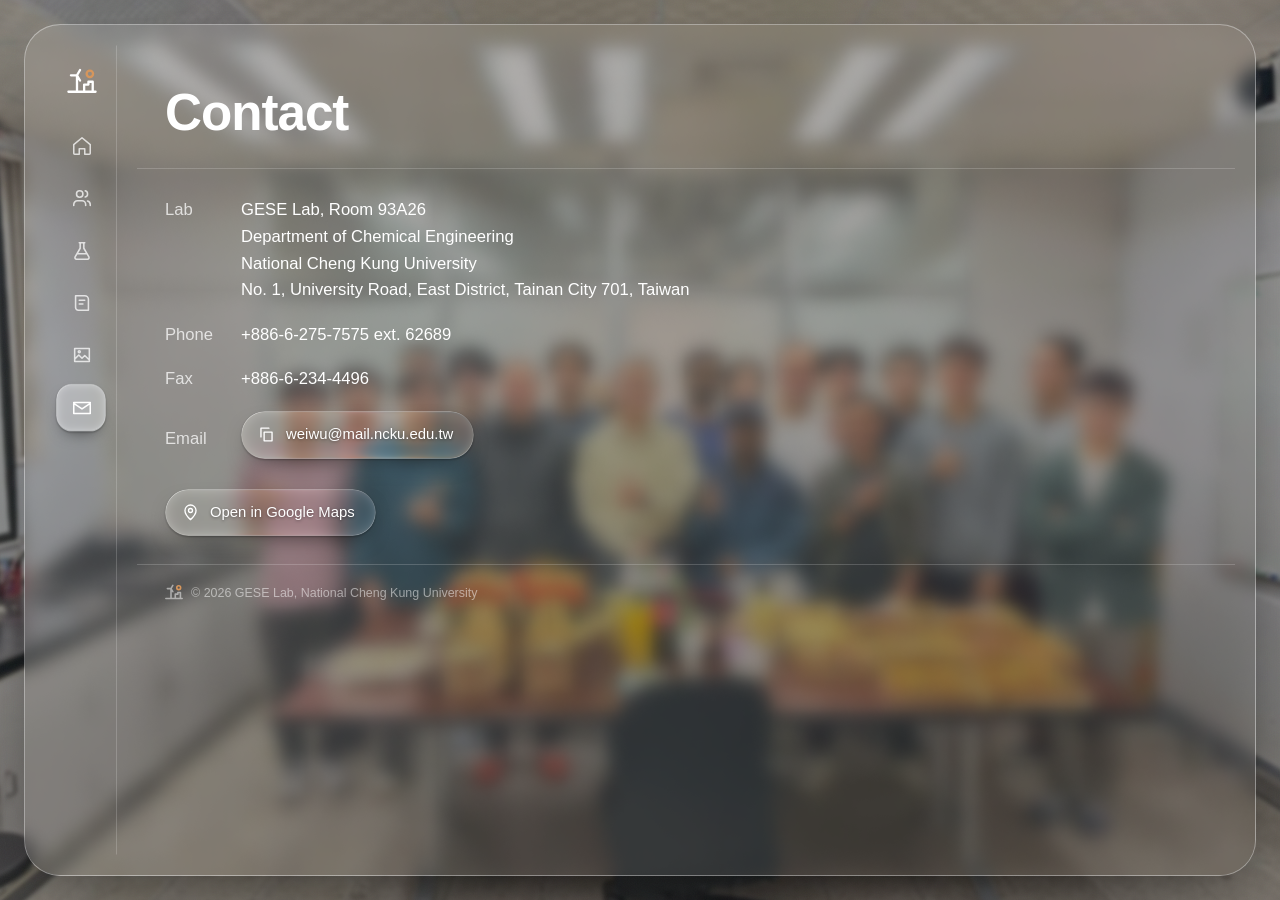
<file: contact.html>
<!DOCTYPE html>
<html lang="en">
<head>
  <meta charset="UTF-8">
  <meta name="viewport" content="width=device-width, initial-scale=1.0">
  <title>Contact | GESE Lab</title>
  <link rel="icon" href="favicon.ico" sizes="48x48">
  <link rel="icon" type="image/png" sizes="192x192" href="assets/icons/icon-192.png">
  <link rel="apple-touch-icon" href="assets/icons/apple-touch-icon.png">
  <link rel="stylesheet" href="style.css">
</head>
<body data-page="contact">
  <div class="shell">
    <aside class="sidebar"></aside>

    <main class="main">
      <section class="card page-head">
        <h1>Contact</h1>
      </section>

      <section class="card">
        <dl class="facts">
          <dt>Lab</dt>
          <dd>
            GESE Lab, Room 93A26<br>
            Department of Chemical Engineering<br>
            National Cheng Kung University<br>
            No. 1, University Road, East District, Tainan City 701, Taiwan
          </dd>
          <dt>Phone</dt>
          <dd>+886-6-275-7575 ext. 62689</dd>
          <dt>Fax</dt>
          <dd>+886-6-234-4496</dd>
          <dt>Email</dt>
          <dd>
            <button type="button" class="lg chip" data-copy="weiwu@mail.ncku.edu.tw" title="Click to copy">
              <svg class="icon" viewBox="0 0 24 24" aria-hidden="true"><path d="M9 9h10v11H9zM5 15V4h10"/></svg>
              <span>weiwu@mail.ncku.edu.tw</span>
            </button>
          </dd>
        </dl>
        <div class="actions">
          <a class="lg chip" href="https://www.google.com/maps/search/?api=1&amp;query=Department+of+Chemical+Engineering+National+Cheng+Kung+University" target="_blank" rel="noopener">
            <svg class="icon" viewBox="0 0 24 24" aria-hidden="true"><path d="M12 21s7-6.2 7-11.5A7 7 0 0 0 5 9.5C5 14.8 12 21 12 21zM12 12a2.5 2.5 0 1 0 0-5 2.5 2.5 0 0 0 0 5"/></svg>
            Open in Google Maps
          </a>
        </div>
      </section>

      <footer class="footer">© 2026 GESE Lab, National Cheng Kung University</footer>
    </main>
  </div>

  <script src="members.js"></script>
  <script src="pages.js"></script>
  <script src="glass.js"></script>
  <script src="script.js"></script>
</body>
</html>
</file>
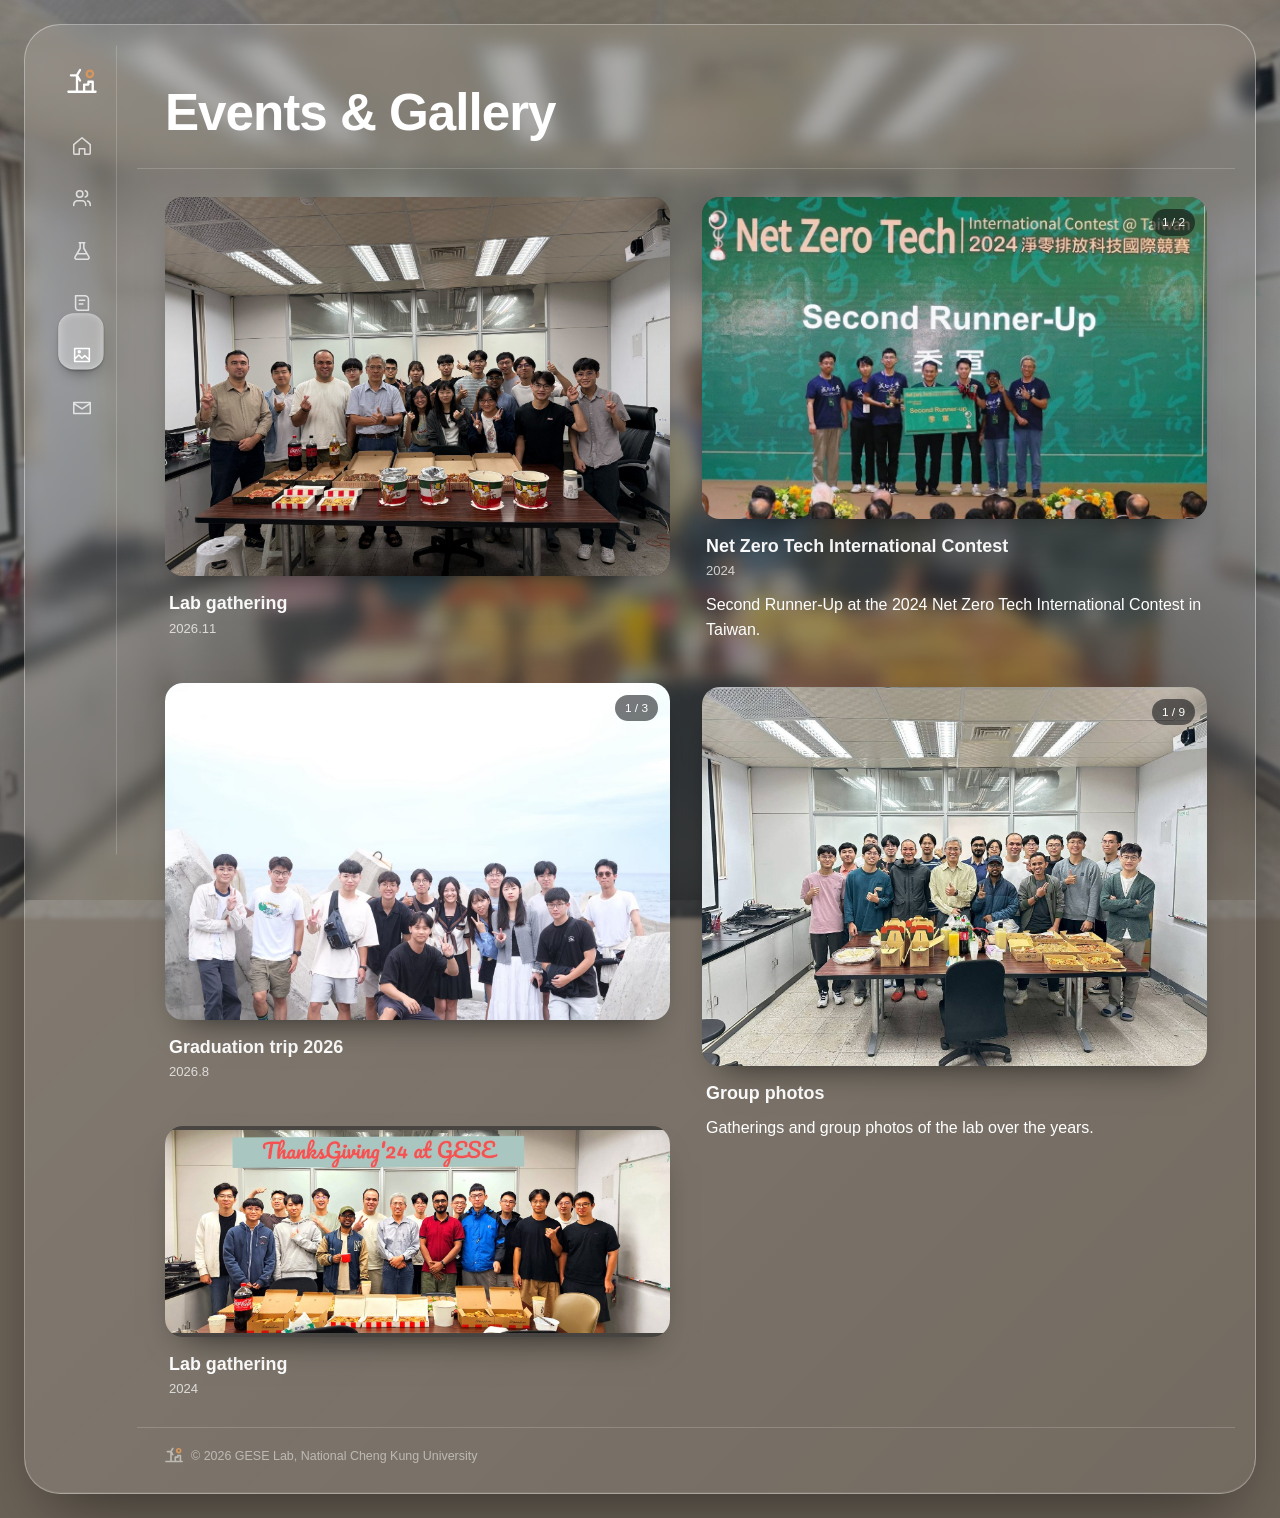
<file: gallery.html>
<!DOCTYPE html>
<html lang="en">
<head>
  <meta charset="UTF-8">
  <meta name="viewport" content="width=device-width, initial-scale=1.0">
  <title>Events &amp; Gallery | GESE Lab</title>
  <link rel="icon" href="favicon.ico" sizes="48x48">
  <link rel="icon" type="image/png" sizes="192x192" href="assets/icons/icon-192.png">
  <link rel="apple-touch-icon" href="assets/icons/apple-touch-icon.png">
  <link rel="stylesheet" href="style.css">
</head>
<body data-page="gallery">
  <div class="shell">
    <aside class="sidebar"></aside>

    <main class="main">
      <section class="card page-head">
        <h1>Events &amp; Gallery</h1>
      </section>

      <section class="card" data-view="gallery"></section>

      <footer class="footer">© 2026 GESE Lab, National Cheng Kung University</footer>
    </main>
  </div>

  <script src="members.js"></script>
  <script src="pages.js"></script>
  <script src="glass.js"></script>
  <script src="script.js"></script>
</body>
</html>
</file>
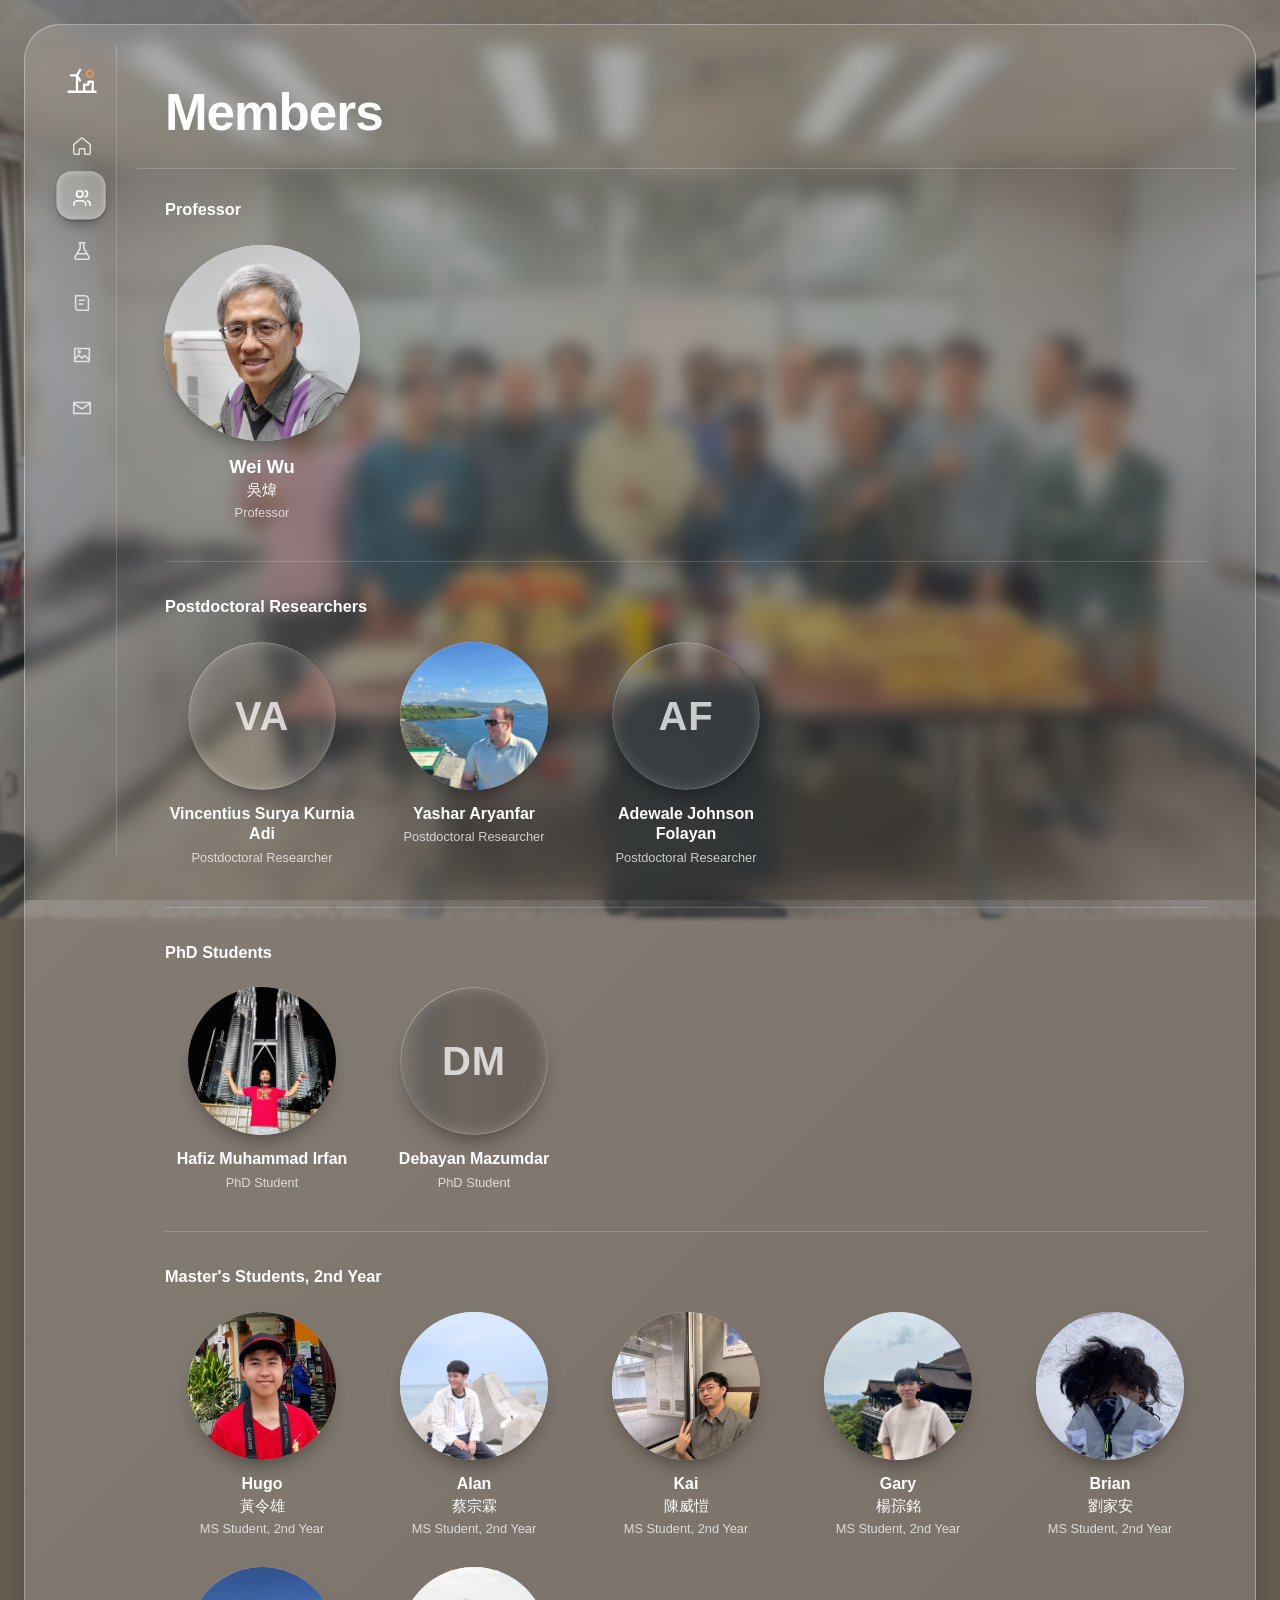
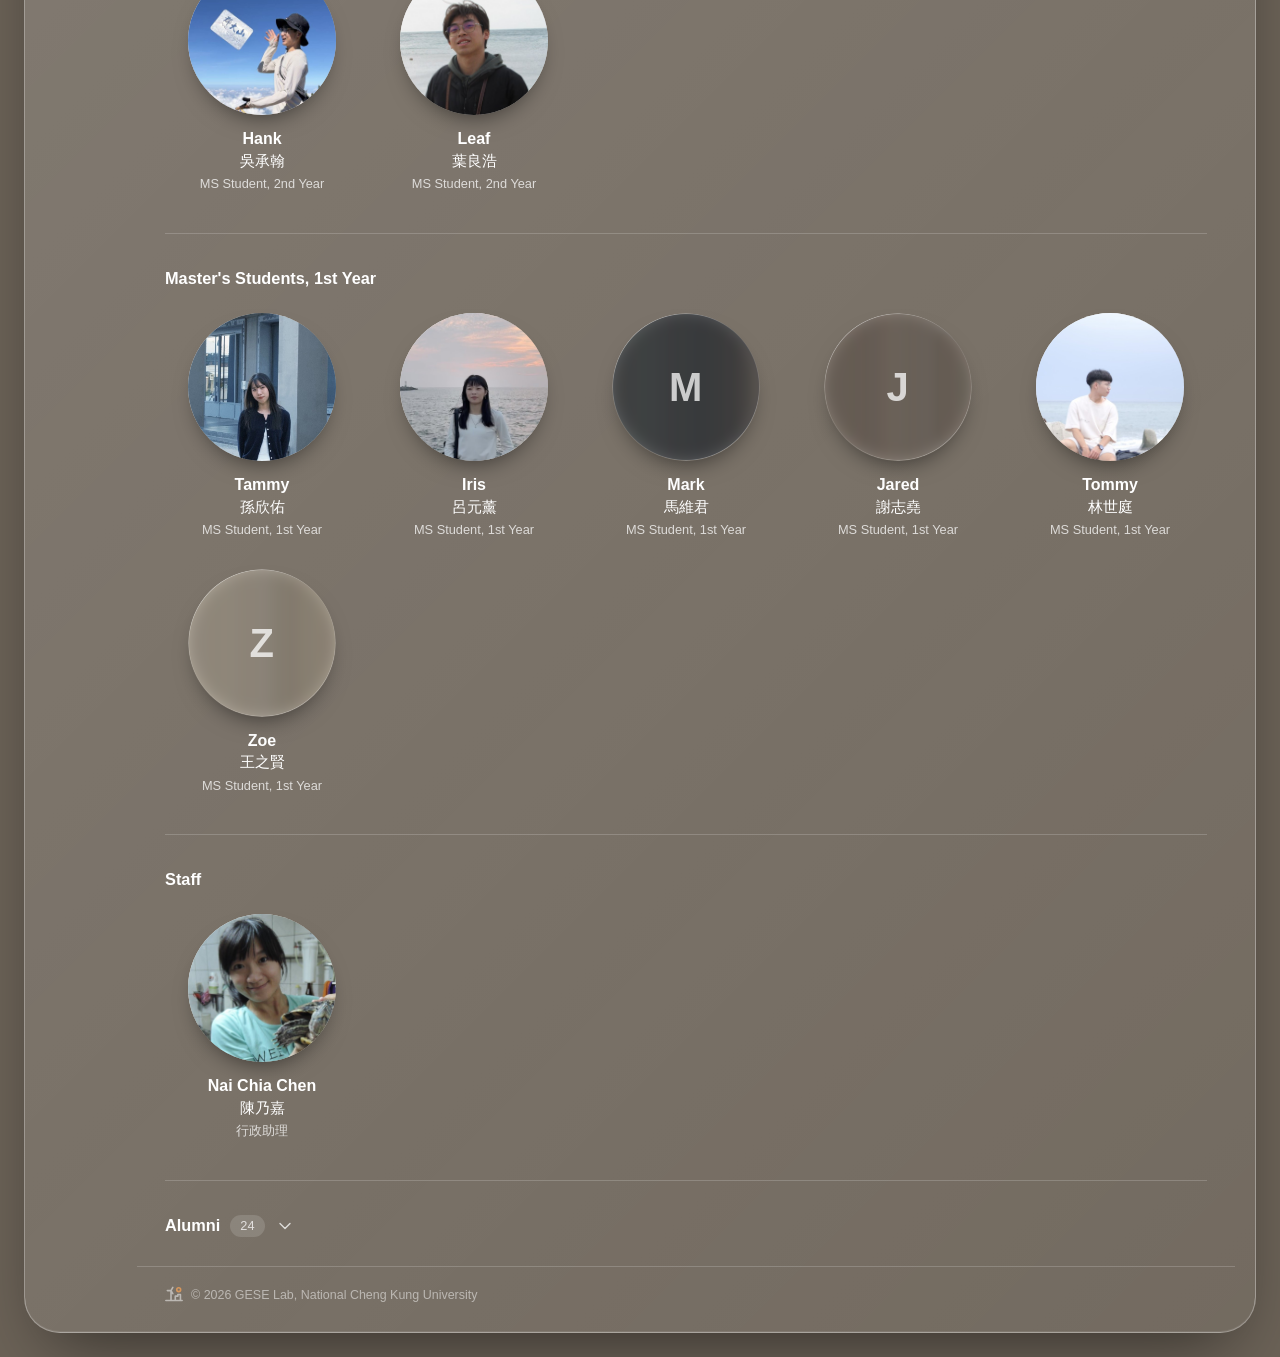
<file: members.html>
<!DOCTYPE html>
<html lang="en">
<head>
  <meta charset="UTF-8">
  <meta name="viewport" content="width=device-width, initial-scale=1.0">
  <title>Members | GESE Lab</title>
  <link rel="icon" href="favicon.ico" sizes="48x48">
  <link rel="icon" type="image/png" sizes="192x192" href="assets/icons/icon-192.png">
  <link rel="apple-touch-icon" href="assets/icons/apple-touch-icon.png">
  <link rel="stylesheet" href="style.css">
</head>
<body data-page="members">
  <div class="shell">
    <aside class="sidebar"></aside>

    <main class="main">
      <section class="card page-head">
        <h1>Members</h1>
      </section>

      <section class="card" data-view="members"></section>

      <footer class="footer">© 2026 GESE Lab, National Cheng Kung University</footer>
    </main>
  </div>

  <script src="members.js"></script>
  <script src="pages.js"></script>
  <script src="glass.js"></script>
  <script src="script.js"></script>
</body>
</html>
</file>
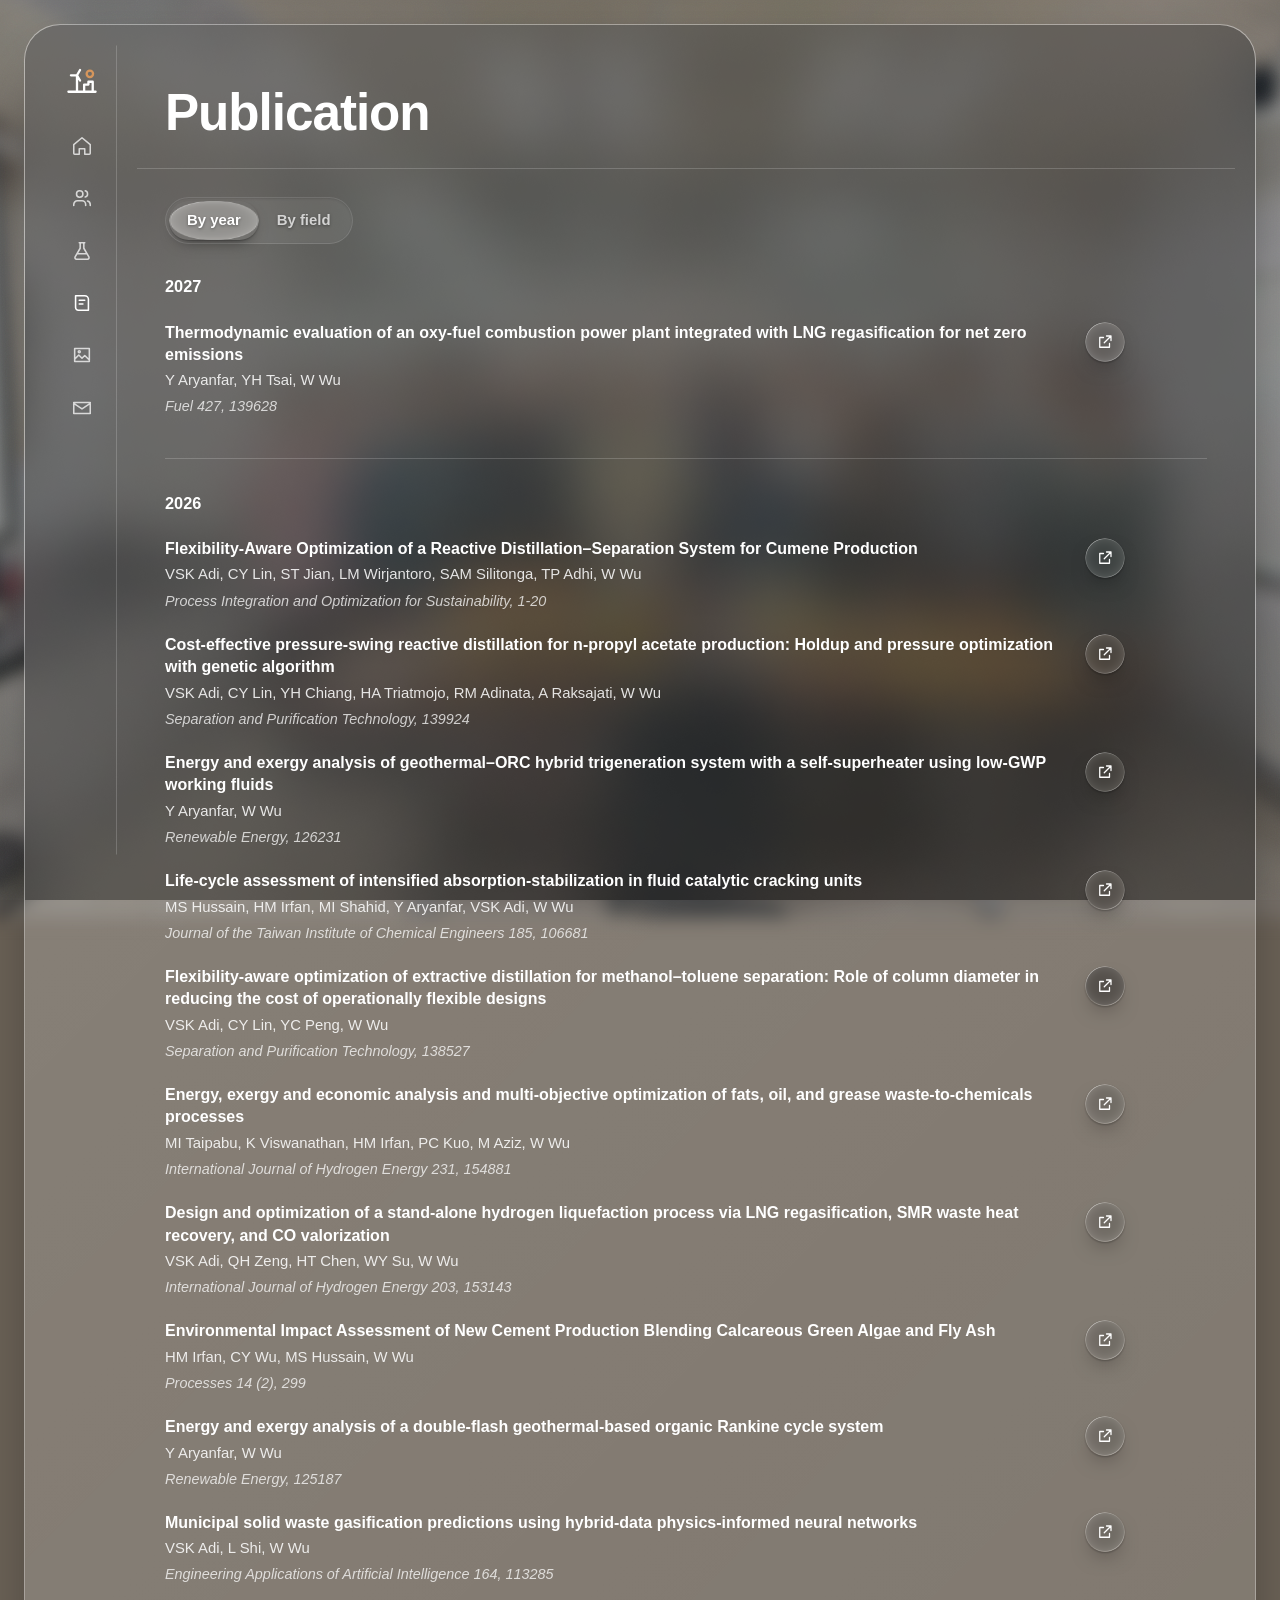
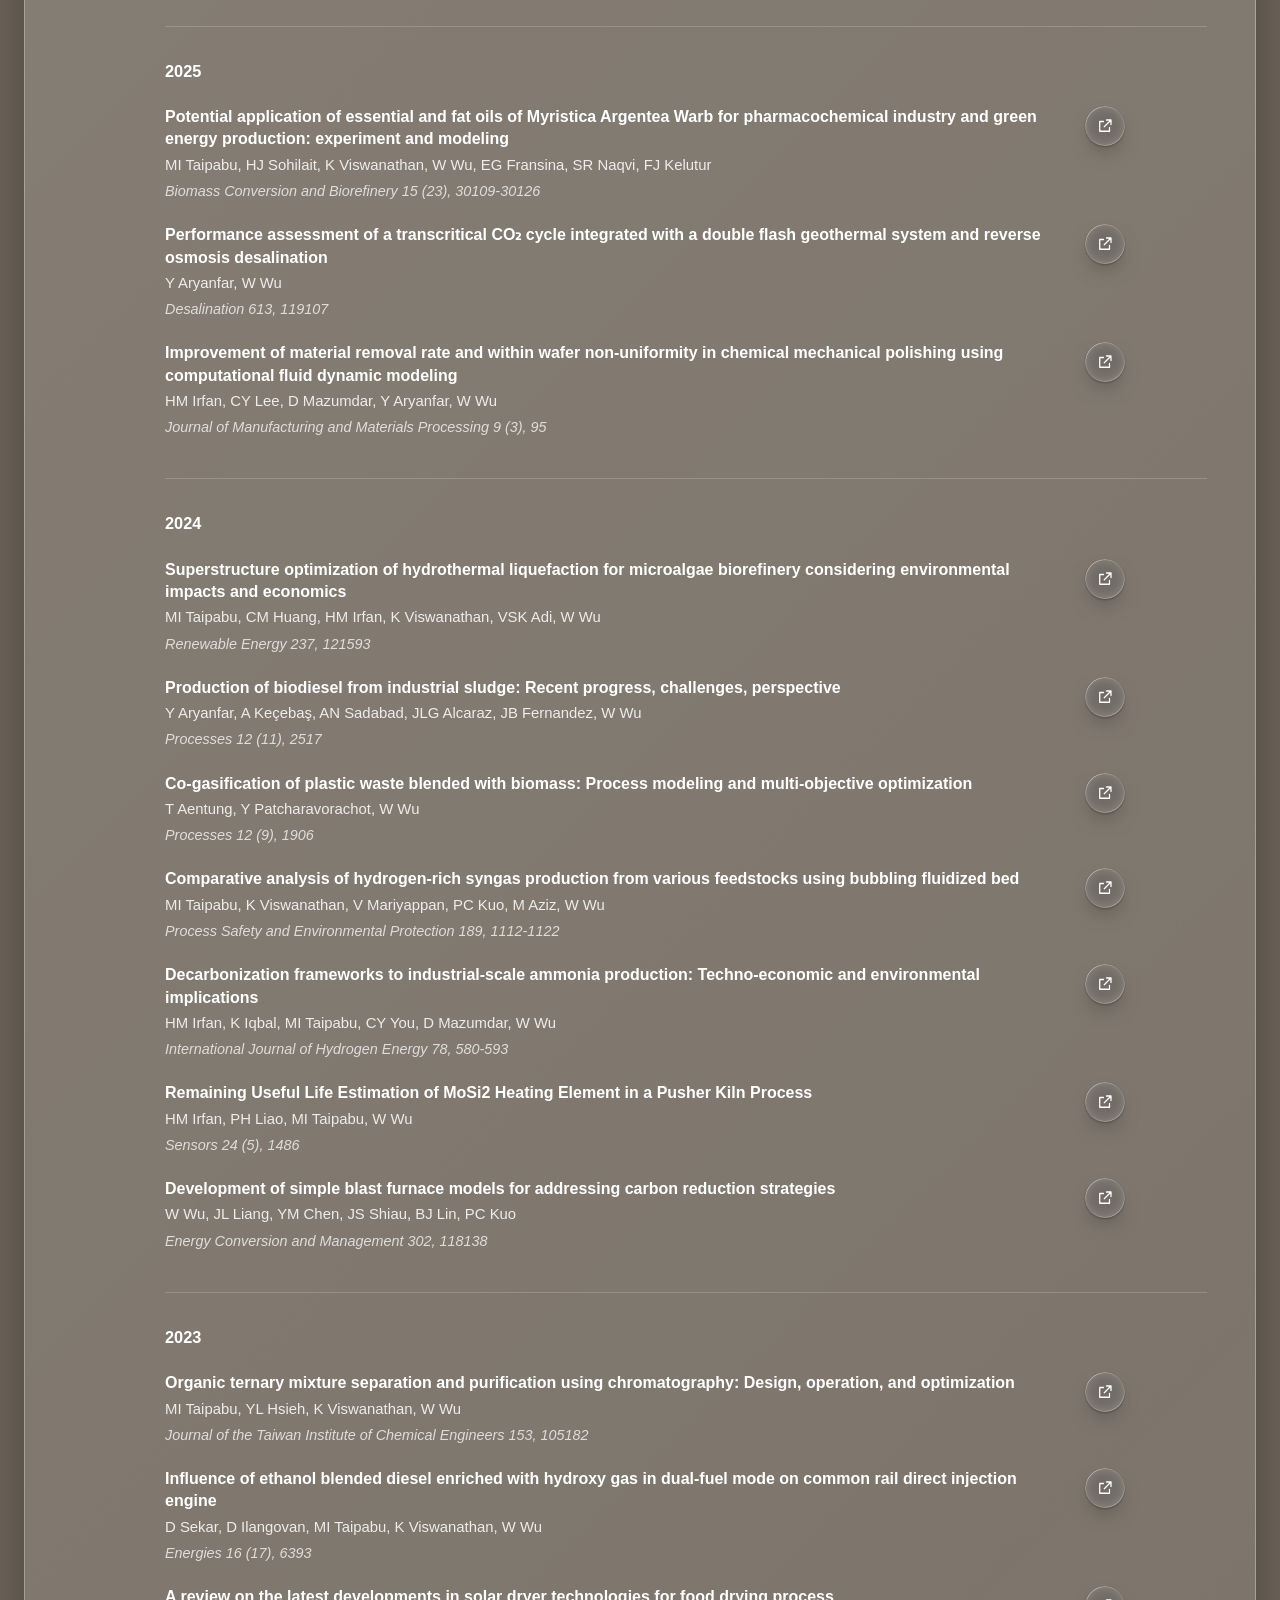
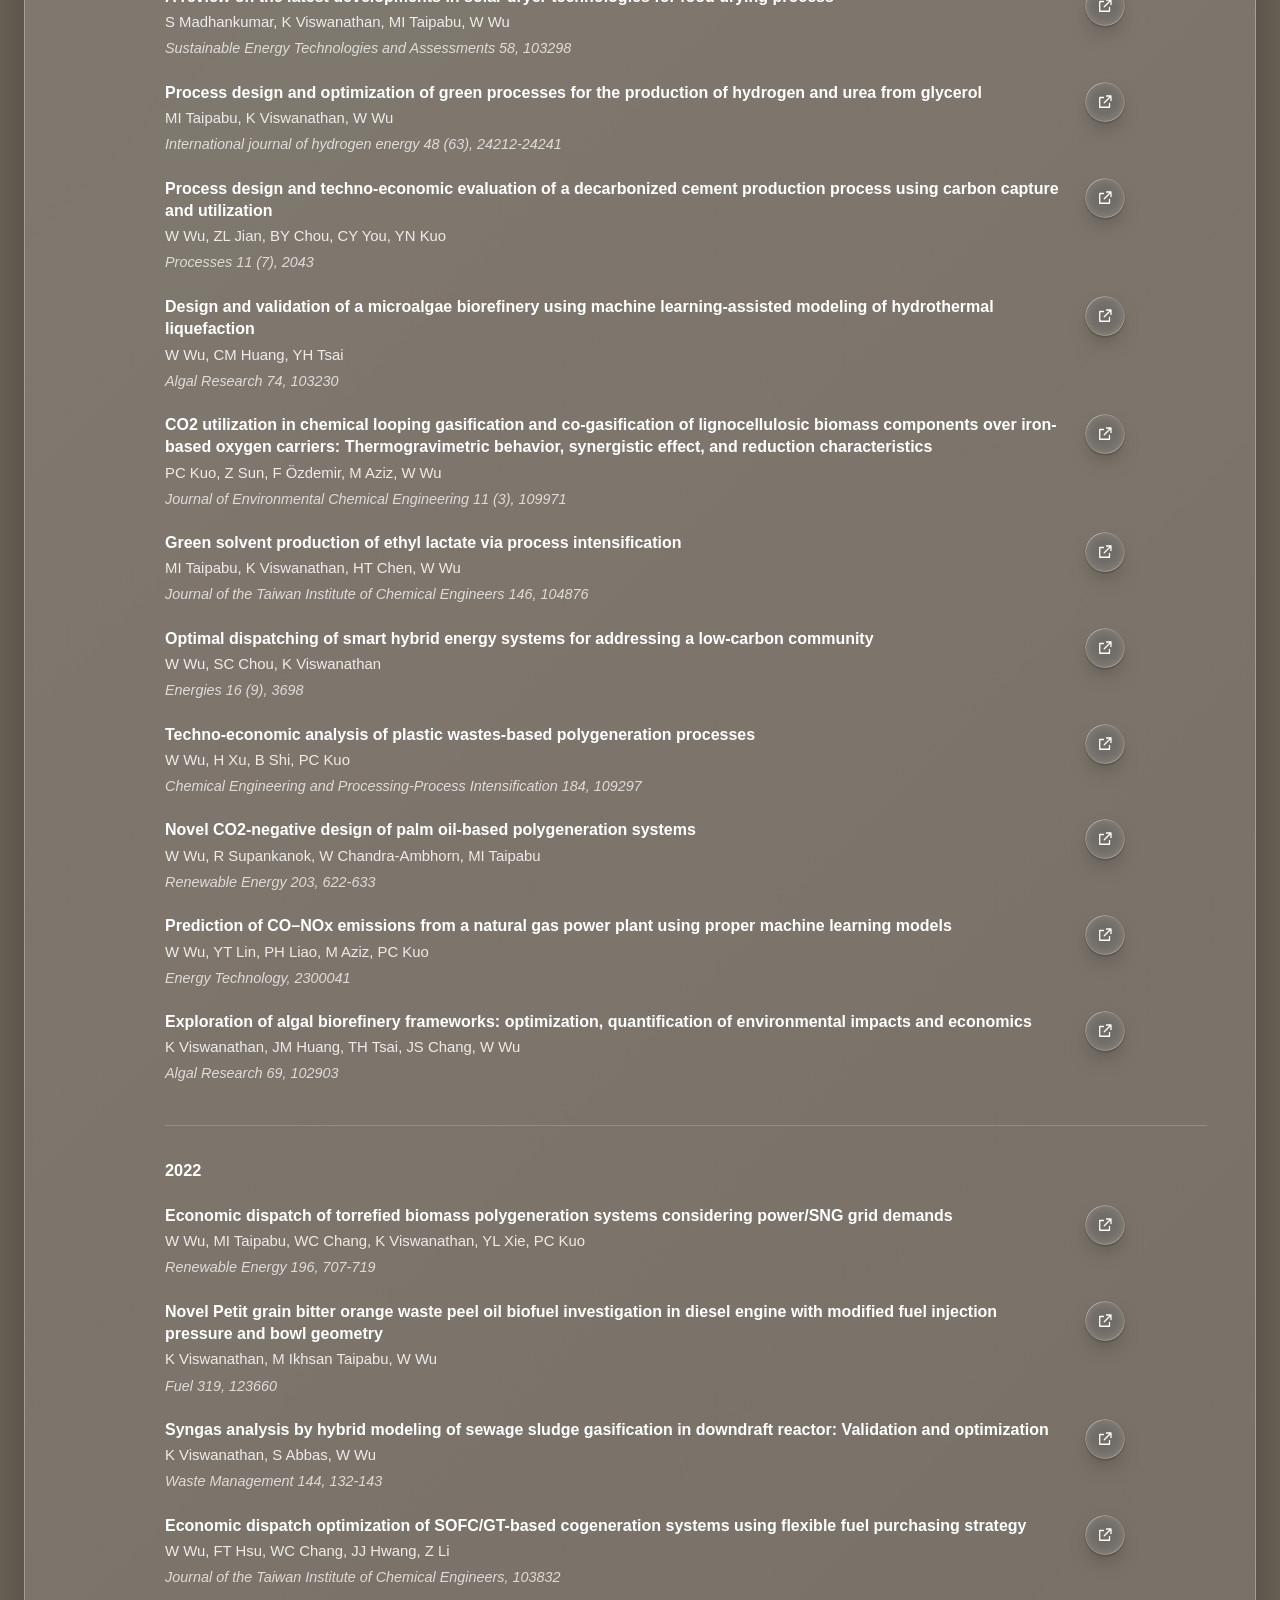
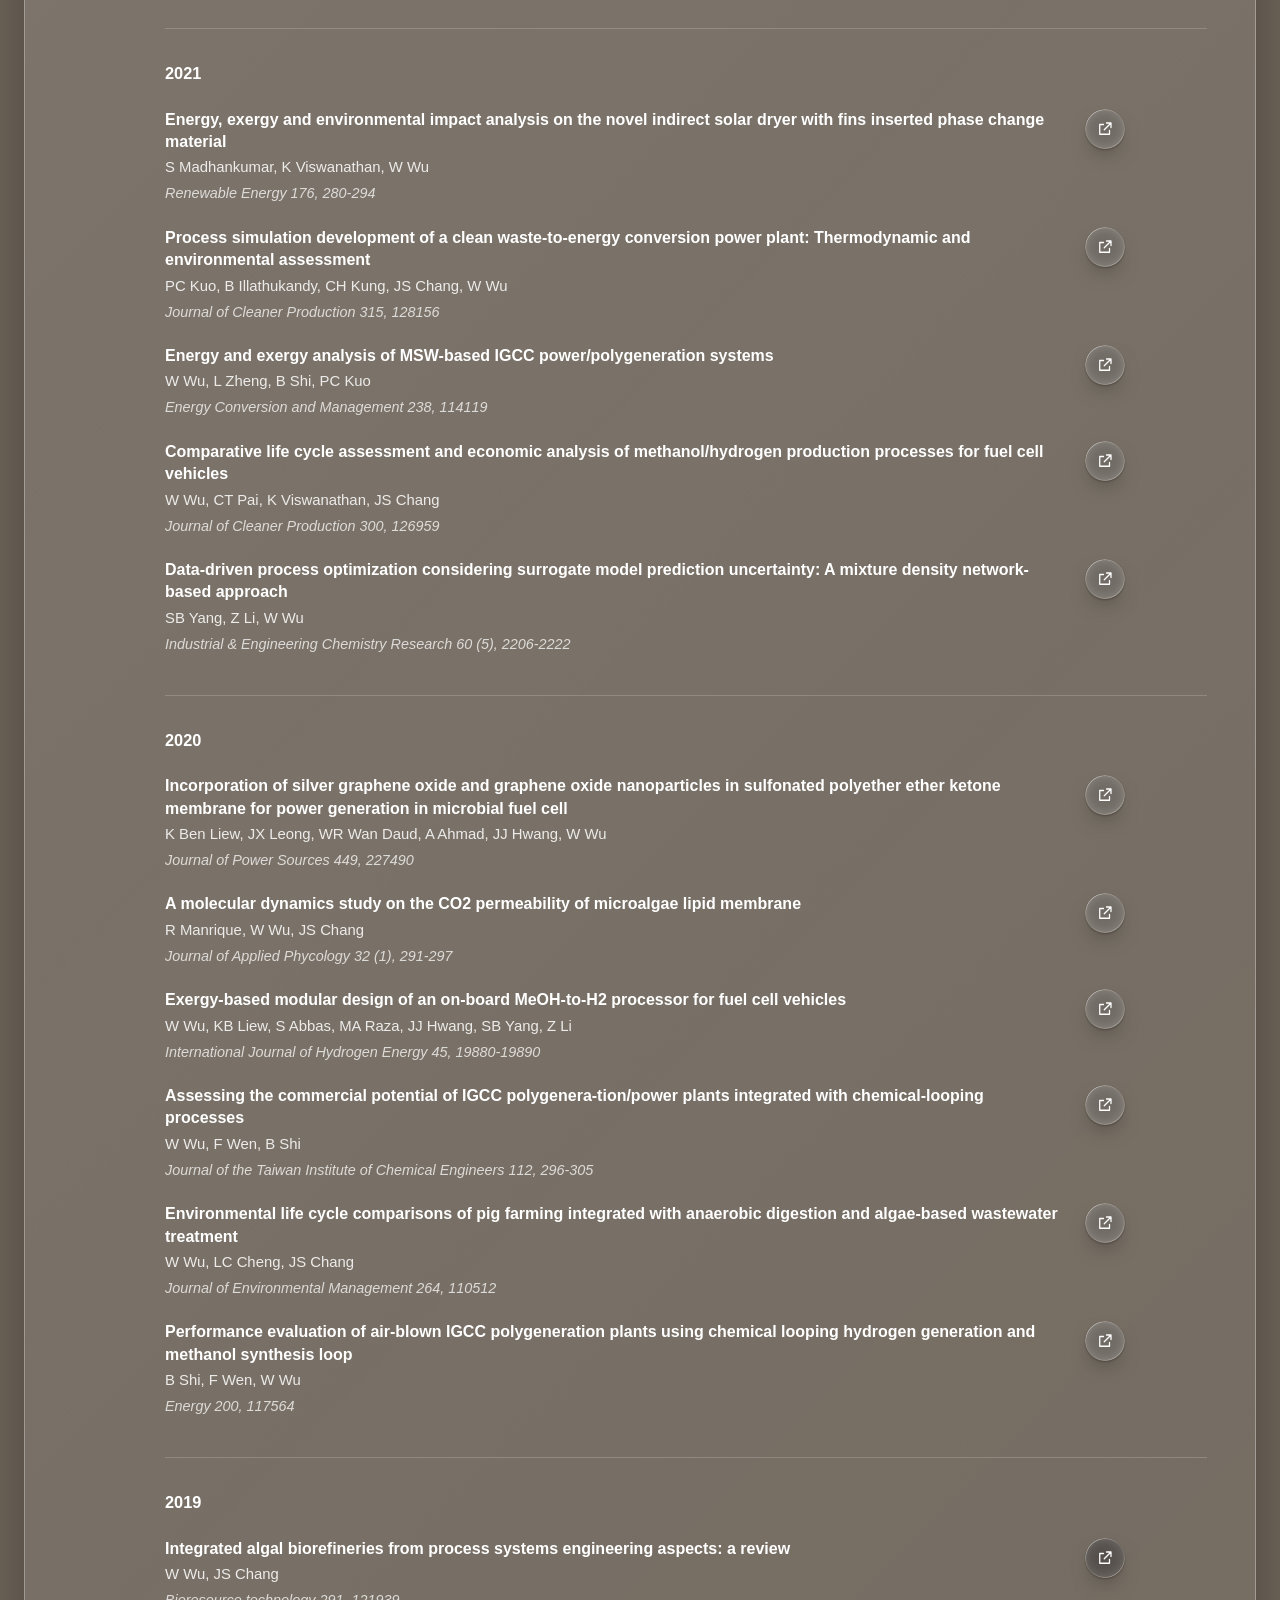
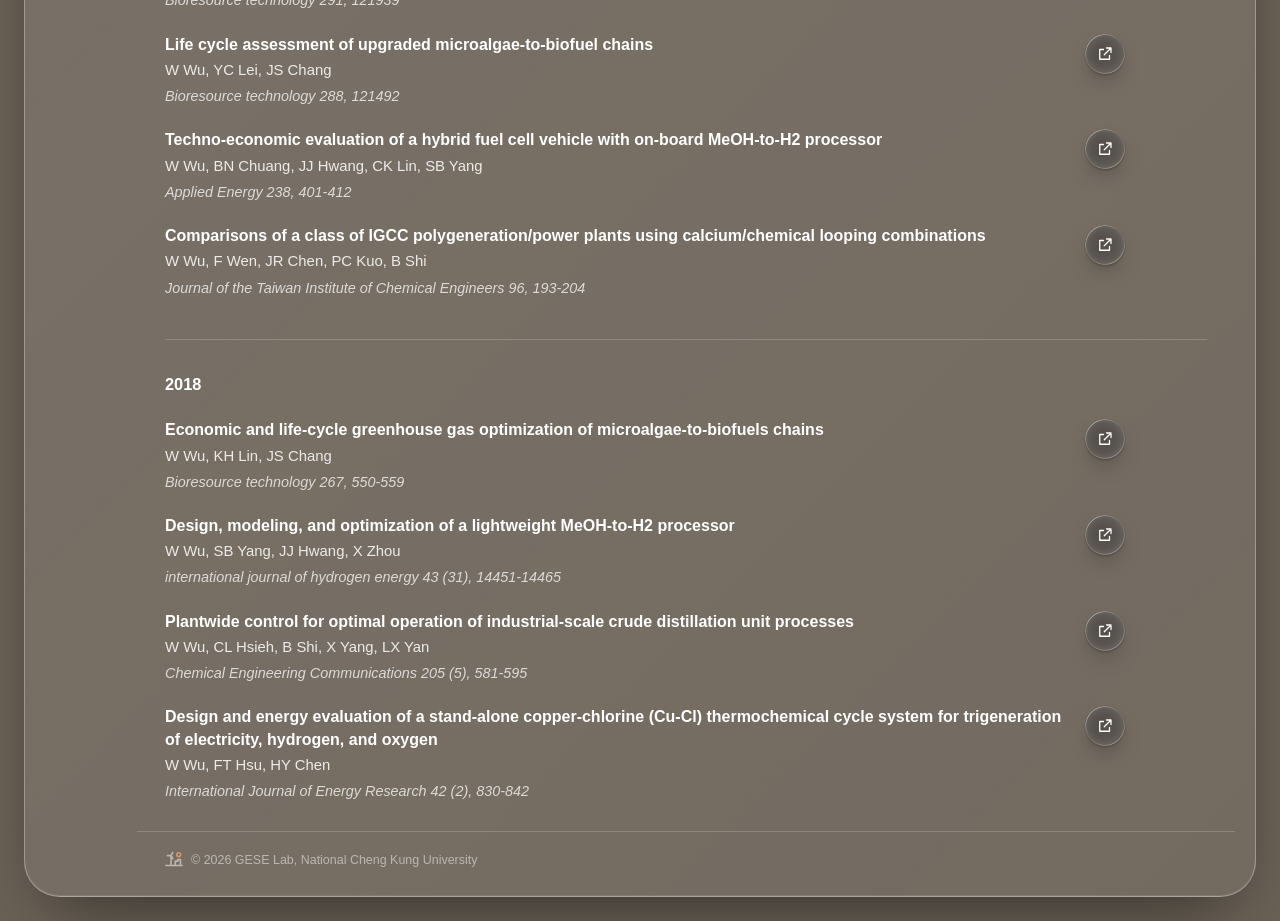
<file: publication.html>
<!DOCTYPE html>
<html lang="en">
<head>
  <meta charset="UTF-8">
  <meta name="viewport" content="width=device-width, initial-scale=1.0">
  <title>Publication | GESE Lab</title>
  <link rel="icon" href="favicon.ico" sizes="48x48">
  <link rel="icon" type="image/png" sizes="192x192" href="assets/icons/icon-192.png">
  <link rel="apple-touch-icon" href="assets/icons/apple-touch-icon.png">
  <link rel="stylesheet" href="style.css">
</head>
<body data-page="publication">
  <div class="shell">
    <aside class="sidebar"></aside>

    <main class="main">
      <section class="card page-head">
        <h1>Publication</h1>
      </section>

      <section class="card" data-view="publications"></section>

      <footer class="footer">© 2026 GESE Lab, National Cheng Kung University</footer>
    </main>
  </div>

  <script src="members.js"></script>
  <script src="pages.js"></script>
  <script src="glass.js"></script>
  <script src="script.js"></script>
</body>
</html>
</file>
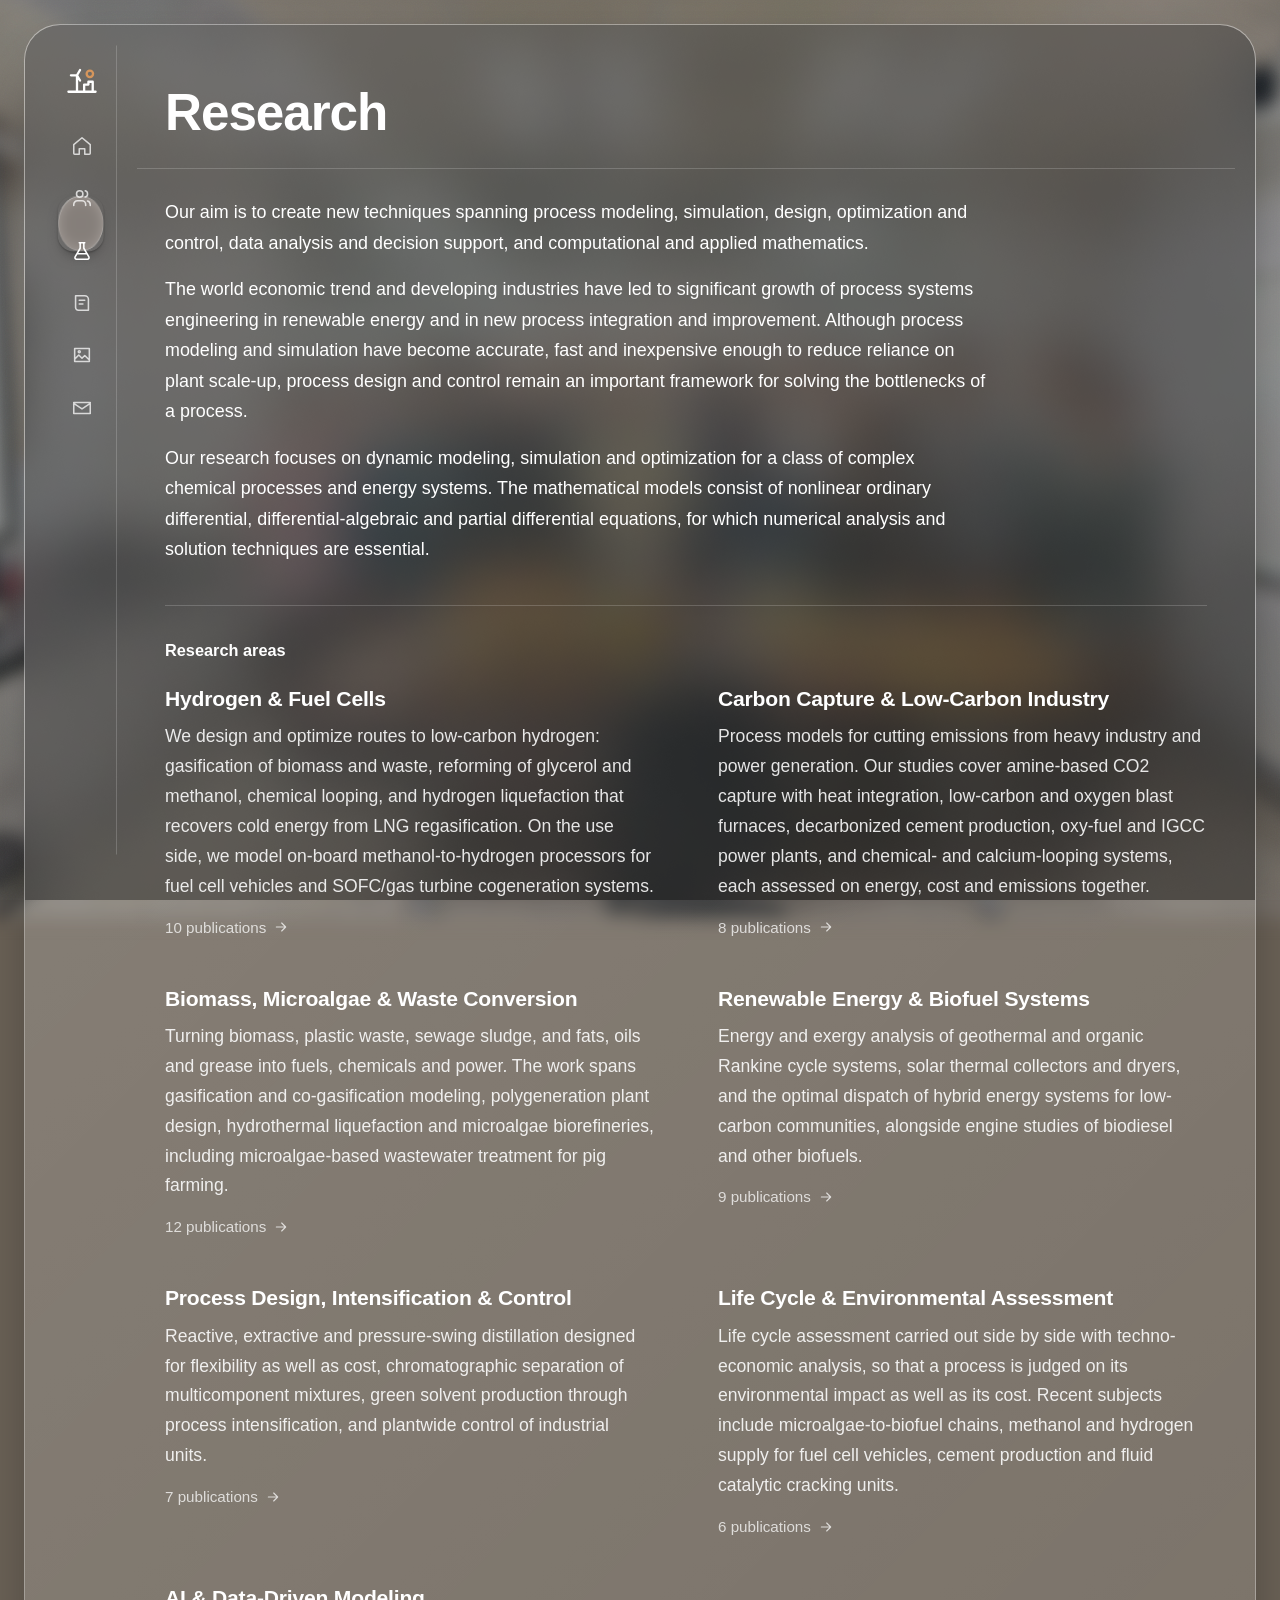
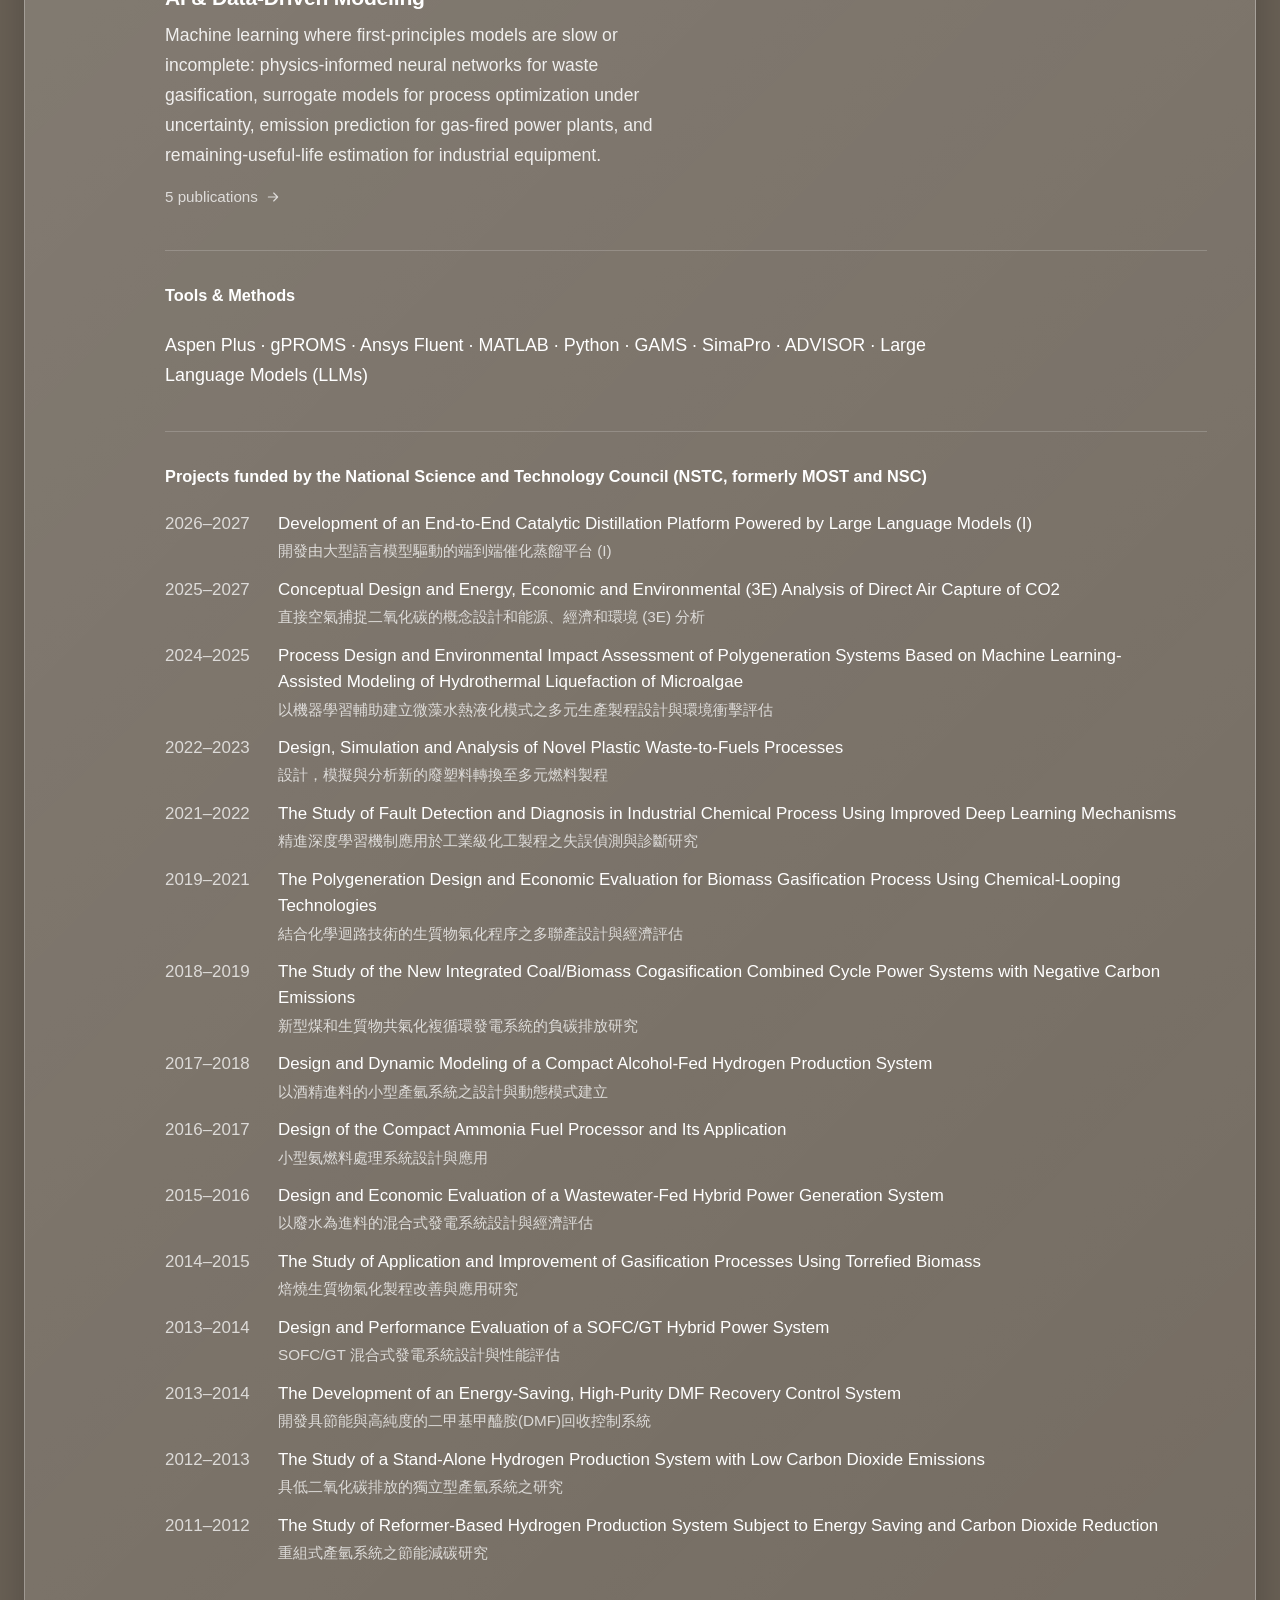
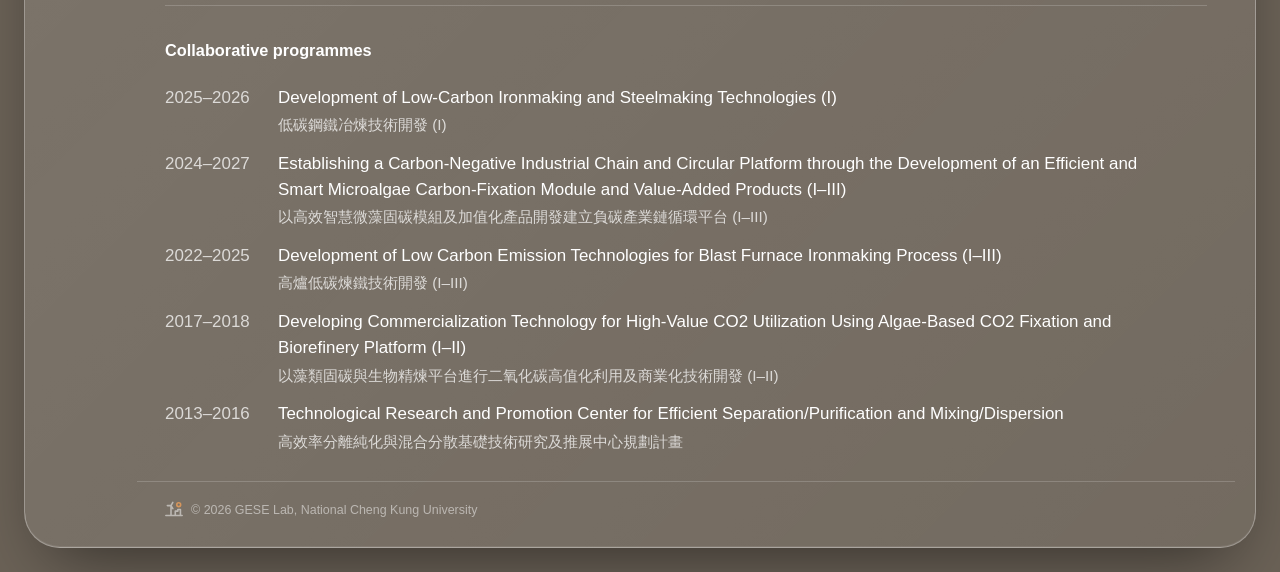
<file: research.html>
<!DOCTYPE html>
<html lang="en">
<head>
  <meta charset="UTF-8">
  <meta name="viewport" content="width=device-width, initial-scale=1.0">
  <title>Research | GESE Lab</title>
  <link rel="icon" href="favicon.ico" sizes="48x48">
  <link rel="icon" type="image/png" sizes="192x192" href="assets/icons/icon-192.png">
  <link rel="apple-touch-icon" href="assets/icons/apple-touch-icon.png">
  <link rel="stylesheet" href="style.css">
</head>
<body data-page="research">
  <div class="shell">
    <aside class="sidebar"></aside>

    <main class="main">
      <section class="card page-head">
        <h1>Research</h1>
      </section>

      <section class="card" data-view="research"></section>

      <footer class="footer">© 2026 GESE Lab, National Cheng Kung University</footer>
    </main>
  </div>

  <script src="members.js"></script>
  <script src="pages.js"></script>
  <script src="glass.js"></script>
  <script src="script.js"></script>
</body>
</html>
</file>
<file: style.css>
:root {
  --text: #ffffff;
  --muted: rgba(255, 255, 255, 0.74);
  --faint: rgba(255, 255, 255, 0.5);
  --stroke: rgba(255, 255, 255, 0.3);
  --stroke-soft: rgba(255, 255, 255, 0.18);
  --pad: 28px;
  --glass-blur: blur(9px) saturate(140%) brightness(0.9);
  --glass-fill: linear-gradient(135deg, rgba(255, 255, 255, 0.2), rgba(255, 255, 255, 0.06));
  --glass-shadow: inset 0 1px 0 rgba(255, 255, 255, 0.5), inset 0 -1px 0 rgba(255, 255, 255, 0.08),
    0 30px 70px -25px rgba(0, 0, 0, 0.55);
  --spring: cubic-bezier(0.34, 1.56, 0.64, 1);
  --glide: cubic-bezier(0.3, 1.28, 0.45, 1);
  --accent: #d6965c;
}

* {
  box-sizing: border-box;
}

html {
  -webkit-text-size-adjust: 100%;
}

body {
  margin: 0;
  min-height: 100vh;
  padding: 24px;
  color: var(--text);
  background: #6b6257;
  font-family: -apple-system, BlinkMacSystemFont, "SF Pro Display", "Segoe UI", "Noto Sans TC", "Microsoft JhengHei",
    sans-serif;
  line-height: 1.55;
  -webkit-font-smoothing: antialiased;
  overflow-x: hidden;
}

body::before {
  content: "";
  position: fixed;
  inset: -2%;
  z-index: -2;
  background:
    linear-gradient(rgba(34, 28, 24, 0.34), rgba(34, 28, 24, 0.52)),
    url("assets/bg.jpg") center 40% / cover no-repeat;
  filter: blur(2px);
  transition: filter 0.6s ease;
}

body::after {
  content: "";
  position: fixed;
  inset: 0;
  z-index: -1;
  pointer-events: none;
  opacity: 0.05;
  background-image: url("data:image/svg+xml,%3Csvg xmlns='http://www.w3.org/2000/svg' width='220' height='220'%3E%3Cfilter id='n'%3E%3CfeTurbulence type='fractalNoise' baseFrequency='0.9' numOctaves='2' stitchTiles='stitch'/%3E%3C/filter%3E%3Crect width='100%25' height='100%25' filter='url(%23n)'/%3E%3C/svg%3E");
}

@view-transition {
  navigation: auto;
}

::view-transition-old(root),
::view-transition-new(root) {
  animation-duration: 0.22s;
}

a {
  color: inherit;
  text-decoration: none;
}

button {
  border: 0;
  font: inherit;
  color: inherit;
}

h1,
h2,
h3,
p {
  margin: 0;
}

.icon,
.nav svg {
  width: 22px;
  height: 22px;
  flex: none;
  fill: none;
  stroke: currentColor;
  stroke-width: 1.7;
  stroke-linecap: round;
  stroke-linejoin: round;
}

.shell,
.main {
  position: relative;
  isolation: isolate;
}

.shell::before,
.main::before {
  position: absolute;
  inset: 0;
  z-index: -1;
  border-radius: inherit;
  -webkit-backdrop-filter: var(--glass-blur);
  backdrop-filter: var(--glass-blur);
  transition: backdrop-filter 0.6s ease, -webkit-backdrop-filter 0.6s ease;
}

body.reading {
  --glass-blur: blur(30px) saturate(115%) brightness(0.58);
}

body.reading::before {
  filter: blur(9px);
}

.main {
  display: grid;
  grid-template-columns: minmax(0, 1fr);
  min-width: 0;
}

.brand-name {
  display: block;
  font-weight: 700;
  letter-spacing: 0.01em;
  line-height: 1.1;
}

.brand-sub {
  display: block;
  font-size: 0.72rem;
  color: var(--muted);
}

.nav {
  position: relative;
  list-style: none;
  margin: 0;
  padding: 0;
  display: flex;
}

.nav a {
  position: relative;
  isolation: isolate;
  overflow: hidden;
  display: flex;
  align-items: center;
  border: 1px solid transparent;
  font-weight: 500;
  color: var(--muted);
  -webkit-tap-highlight-color: transparent;
  transition:
    transform 0.5s var(--spring),
    background 0.25s,
    color 0.25s,
    border-color 0.25s;
}

@media (hover: hover) {
  .nav a:hover {
    color: var(--text);
  }
}

.nav a[aria-current="page"] {
  color: var(--text);
}

.nav-pill {
  position: absolute;
  z-index: 0;
  top: 0;
  left: 0;
  box-sizing: border-box;
  width: var(--w, 0);
  height: var(--h, 0);
  translate: var(--x, 0) var(--y, 0);
  border-radius: 16px;
  border: 1px solid var(--stroke);
  background: rgba(255, 255, 255, 0.22);
  box-shadow: inset 0 1px 0 rgba(255, 255, 255, 0.5), 0 8px 20px -12px rgba(0, 0, 0, 0.5);
  pointer-events: none;
  opacity: 0;
}

.nav-pill.is-ready {
  opacity: 1;
  transition:
    scale 0.45s var(--spring),
    background 0.3s ease,
    border-color 0.3s ease,
    box-shadow 0.3s ease,
    opacity 0.3s ease;
}

.nav-pill[hidden] {
  display: none;
}

.main > * {
  transition:
    opacity 0.26s ease,
    transform 0.4s cubic-bezier(0.2, 0.7, 0.2, 1);
}

.main.is-leaving > * {
  opacity: 0;
  transform: translateY(8px);
  transition-duration: 0.16s;
}

.card {
  position: relative;
  padding: 28px var(--pad);
}

.main > .card + .card {
  border-top: 1px solid var(--stroke-soft);
}

.card-title {
  font-size: 1.02rem;
  font-weight: 600;
  margin-bottom: 18px;
}

.hero {
  min-height: clamp(340px, 54vh, 540px);
  padding-top: 44px;
  padding-bottom: 44px;
  display: flex;
  flex-direction: column;
  justify-content: flex-end;
}

.hero h1 {
  max-width: 13em;
  font-size: clamp(2.1rem, 4.6vw, 4rem);
  font-weight: 600;
  line-height: 1.06;
  letter-spacing: -0.025em;
}

.hero p {
  max-width: 34em;
  margin-top: 18px;
  font-size: 1.06rem;
  color: var(--muted);
}

.actions {
  display: flex;
  flex-wrap: wrap;
  gap: 12px;
  margin-top: 30px;
}

.lg {
  position: relative;
  isolation: isolate;
  overflow: hidden;
  display: inline-flex;
  align-items: center;
  gap: 10px;
  border-radius: 999px;
  background: rgba(255, 255, 255, 0.05);

  -webkit-backdrop-filter: blur(3px) brightness(1.08);
  backdrop-filter: blur(3px) brightness(1.08);
  box-shadow:
    inset 1.5px 1.5px 1px -0.5px rgba(255, 255, 255, 0.85),
    inset -1px -1px 1px -0.5px rgba(255, 255, 255, 0.5),
    inset 0 0 8px 1px rgba(255, 255, 255, 0.14),
    inset 0 -6px 10px -6px rgba(255, 255, 255, 0.22),
    0 1px 2px rgba(0, 0, 0, 0.25),
    0 10px 22px -10px rgba(0, 0, 0, 0.55);
  font-weight: 600;
  text-shadow: 0 1px 3px rgba(0, 0, 0, 0.35);
  cursor: pointer;
  -webkit-tap-highlight-color: transparent;
  transition:
    transform 0.5s var(--spring),
    box-shadow 0.3s ease,
    background 0.3s ease;
}

.lg:hover {
  transform: translateY(-2px) scale(1.045);
  background: rgba(255, 255, 255, 0.1);
  box-shadow:
    inset 1.5px 1.5px 1px -0.5px rgba(255, 255, 255, 1),
    inset -1px -1px 1px -0.5px rgba(255, 255, 255, 0.7),
    inset 0 0 12px 1px rgba(255, 255, 255, 0.22),
    inset 0 -6px 10px -6px rgba(255, 255, 255, 0.3),
    0 2px 4px rgba(0, 0, 0, 0.25),
    0 18px 30px -12px rgba(0, 0, 0, 0.6);
}

.lg.has-lens {
  background: rgba(255, 255, 255, 0.03);
  box-shadow:
    inset 0 0 9px 1px rgba(255, 255, 255, 0.1),
    0 1px 2px rgba(0, 0, 0, 0.25),
    0 10px 22px -10px rgba(0, 0, 0, 0.55);
}

.lg.has-lens:hover {
  background: rgba(255, 255, 255, 0.09);
  box-shadow:
    inset 0 0 14px 1px rgba(255, 255, 255, 0.2),
    0 2px 4px rgba(0, 0, 0, 0.25),
    0 18px 30px -12px rgba(0, 0, 0, 0.6);
}

.lg:active {
  transform: scale(0.95);
  transition-duration: 0.1s;
}

.lg::before {
  content: "";
  position: absolute;
  inset: 0;
  z-index: -1;
  border-radius: inherit;
  background: radial-gradient(110px circle at var(--mx, 50%) var(--my, 0%), rgba(255, 255, 255, 0.36), transparent 70%);
  opacity: 0;
  transition: opacity 0.35s ease;
  pointer-events: none;
}

.lg:hover::before {
  opacity: 1;
}

.lg::after {
  content: "";
  position: absolute;
  left: var(--mx, 50%);
  top: var(--my, 50%);
  width: 12px;
  height: 12px;
  margin: -6px 0 0 -6px;
  border-radius: 50%;
  background: rgba(255, 255, 255, 0.6);
  opacity: 0;
  pointer-events: none;
}

.lg.is-pressed::after {
  animation: ripple 0.65s ease-out;
}

@keyframes ripple {
  from {
    transform: scale(0);
    opacity: 0.5;
  }
  to {
    transform: scale(34);
    opacity: 0;
  }
}

.btn {
  padding: 15px 26px 15px 28px;
  font-size: 1rem;
}

.btn .icon {
  width: 18px;
  height: 18px;
  transition: transform 0.4s var(--spring);
}

.btn:hover .icon {
  transform: translateX(5px);
}

.scope {
  display: flex;
  flex-wrap: wrap;
  gap: 12px;
}

.chip {
  padding: 12px 21px 12px 16px;
  font-size: 0.93rem;
  font-weight: 500;
}

.chip .icon {
  width: 19px;
  height: 19px;
}

.affiliations {
  display: flex;
  flex-wrap: wrap;
  align-items: center;
  gap: 18px 34px;
  margin-bottom: auto;
  padding-bottom: 40px;
}

.affiliations a {
  display: block;
  transition: transform 0.5s var(--spring), opacity 0.25s ease;
}

.affiliations a:hover {
  transform: translateY(-2px) scale(1.03);
}

.affiliations img {
  display: block;
  width: auto;
  height: 66px;
}

.affiliations a + a img {
  height: 58px;
}

:is(.group, .prose) + .group {
  margin-top: 40px;
  padding-top: 32px;
  border-top: 1px solid var(--stroke-soft);
}

.group-title {
  margin-bottom: 22px;
  font-size: 1.02rem;
  font-weight: 600;
}

.year {
  margin: 26px 0 16px;
  font-size: 0.86rem;
  font-weight: 500;
  color: var(--muted);
}

.group-title + .year {
  margin-top: 0;
}

.fold summary {
  display: flex;
  align-items: center;
  gap: 10px;
  width: fit-content;
  cursor: pointer;
  list-style: none;
  -webkit-tap-highlight-color: transparent;
}

.fold summary::-webkit-details-marker {
  display: none;
}

.fold summary .group-title {
  margin: 0;
}

.fold-label {
  font-weight: 600;
}

.fold.earlier {
  margin-top: 26px;
}

.fold .count {
  padding: 1px 10px;
  border-radius: 999px;
  background: rgba(255, 255, 255, 0.14);
  font-size: 0.8rem;
  color: var(--muted);
}

.fold .chevron {
  width: 20px;
  height: 20px;
  color: var(--muted);
  transition: transform 0.45s var(--spring), color 0.25s;
}

.fold summary:hover .chevron {
  color: var(--text);
}

.fold[open] .chevron {
  transform: rotate(180deg);
}

.fold[open] summary {
  margin-bottom: 22px;
}

.fold[open] > :not(summary) {
  animation: unfold 0.4s ease both;
}

@keyframes unfold {
  from {
    opacity: 0;
    transform: translateY(-8px);
  }
}

.people {
  display: grid;
  grid-template-columns: repeat(auto-fill, minmax(184px, 1fr));
  gap: 30px 18px;
}

.person {
  display: flex;
  flex-direction: column;
  align-items: center;
  text-align: center;
  line-height: 1.3;
}

.avatar {
  width: 148px;
  height: 148px;
  flex: none;
  display: grid;
  place-items: center;
  overflow: hidden;
  border-radius: 50%;
  background: rgba(255, 255, 255, 0.12);
  box-shadow:
    inset 1.5px 1.5px 1px -0.5px rgba(255, 255, 255, 0.8),
    inset -1px -1px 1px -0.5px rgba(255, 255, 255, 0.45),
    0 12px 24px -12px rgba(0, 0, 0, 0.6);
  transition: transform 0.5s var(--spring), box-shadow 0.3s ease;
}

.avatar img {
  width: 100%;
  height: 100%;
  object-fit: cover;
}

.avatar-empty {
  font-size: 2.5rem;
  font-weight: 600;
  letter-spacing: 0.02em;
  color: var(--muted);
}

.person:hover .avatar {
  transform: translateY(-4px) scale(1.05);
  box-shadow:
    inset 1.5px 1.5px 1px -0.5px rgba(255, 255, 255, 1),
    inset -1px -1px 1px -0.5px rgba(255, 255, 255, 0.6),
    0 20px 32px -14px rgba(0, 0, 0, 0.7);
}

.person:active .avatar {
  transform: scale(0.96);
  transition-duration: 0.1s;
}

.person-name {
  margin-top: 14px;
  font-weight: 600;
}

.person-zh {
  margin-top: 2px;
  font-size: 0.92rem;
}

.person-role {
  margin-top: 5px;
  font-size: 0.8rem;
  color: var(--muted);
}

.group-lead .avatar {
  width: 196px;
  height: 196px;
}

.group-lead .avatar-empty {
  font-size: 3.3rem;
}

.group-lead .person-name {
  font-size: 1.15rem;
}

.back {
  margin-bottom: 30px;
}

.profile {
  display: flex;
  align-items: flex-start;
  gap: 40px;
}

.profile > .avatar {
  width: 280px;
  height: 280px;
}

.profile > .avatar-empty {
  font-size: 4.6rem;
}

.profile-body {
  min-width: 0;
  flex: 1;
  max-width: 44em;
  font-size: 1.04rem;
  line-height: 1.65;
}

.profile-name {
  font-size: clamp(1.6rem, 3vw, 2.3rem);
  font-weight: 600;
  line-height: 1.15;
  letter-spacing: -0.015em;
}

.profile-name span {
  margin-left: 8px;
  font-size: 0.62em;
  font-weight: 500;
  letter-spacing: 0;
  color: var(--muted);
}

.profile-role {
  margin-top: 6px;
  color: var(--muted);
}

.profile-links {
  margin-top: 20px;
}

.profile-block {
  margin-top: 30px;
}

.profile-block h3 {
  margin-bottom: 10px;
  padding-bottom: 8px;
  border-bottom: 1px solid var(--stroke-soft);
  font-size: 0.95rem;
  font-weight: 600;
}

.profile-block p + p {
  margin-top: 0.8em;
}

.profile-block ul {
  margin: 0;
  padding-left: 1.2em;
}

.profile-block li + li {
  margin-top: 4px;
}

.profile-block dl {
  margin: 0;
  display: grid;
  grid-template-columns: max-content minmax(0, 1fr);
  gap: 6px 18px;
}

.profile-block dt {
  color: var(--muted);
}

.profile-block dd {
  margin: 0;
}

.tip {
  position: fixed;
  z-index: 20;
  padding: 5px 12px;
  border-radius: 999px;
  border: 1px solid var(--stroke-soft);
  background: rgba(40, 34, 30, 0.74);
  -webkit-backdrop-filter: blur(12px);
  backdrop-filter: blur(12px);
  font-size: 0.76rem;
  font-weight: 500;
  white-space: nowrap;
  pointer-events: none;
  opacity: 0;
  transform: translate(-50%, calc(-100% - 2px));
  transition:
    opacity 0.2s ease,
    transform 0.4s var(--spring);
}

.tip.is-shown {
  opacity: 1;
  transform: translate(-50%, calc(-100% - 10px));
}

.notice {
  color: var(--muted);
  white-space: pre-line;
}

.notice a {
  text-decoration: underline;
}

.prose {
  max-width: 46em;
  font-size: 1.12rem;
  line-height: 1.7;
}

.prose p + p {
  margin-top: 0.9em;
}

.areas {
  display: grid;
  grid-template-columns: repeat(2, minmax(0, 1fr));
  gap: 44px 64px;
  max-width: 76em;
}

.area,
.group {
  scroll-margin-top: 28px;
}

.area h3 {
  margin-bottom: 10px;
  font-size: 1.32rem;
  font-weight: 600;
  line-height: 1.3;
  letter-spacing: -0.01em;
}

.area p {
  font-size: 1.1rem;
  line-height: 1.7;
  color: rgba(255, 255, 255, 0.88);
}

.area-link {
  display: inline-flex;
  align-items: center;
  gap: 7px;
  margin-top: 14px;
  font-size: 0.95rem;
  font-weight: 500;
  color: var(--muted);
  transition: color 0.25s ease;
}

.area-link .icon {
  width: 16px;
  height: 16px;
  transition: transform 0.4s var(--spring);
}

.area-link:hover {
  color: var(--text);
}

.area-link:hover .icon {
  transform: translateX(4px);
}

.segmented {
  position: relative;
  isolation: isolate;
  display: inline-flex;
  padding: 4px;
  border-radius: 999px;
  background: rgba(255, 255, 255, 0.07);
  box-shadow:
    inset 0 0 0 1px rgba(255, 255, 255, 0.14),
    inset 0 1px 3px rgba(0, 0, 0, 0.22);
}

.segmented + .pub-list {
  margin-top: 30px;
}

.seg {
  position: relative;
  z-index: 1;
  padding: 8px 18px;
  border-radius: 999px;
  background: none;
  font-size: 0.93rem;
  font-weight: 600;
  color: var(--muted);
  text-shadow: 0 1px 3px rgba(0, 0, 0, 0.35);
  cursor: pointer;
  -webkit-tap-highlight-color: transparent;
  transition: color 0.25s ease;
}

.seg[aria-pressed="true"] {
  color: var(--text);
}

.seg-thumb {
  position: absolute;
  top: 0;
  left: 0;
  z-index: 0;
  width: var(--w, 0);
  height: var(--h, 0);
  translate: var(--x, 0) var(--y, 0);
  border-radius: 999px;
  overflow: hidden;
  pointer-events: none;
  background: rgba(255, 255, 255, 0.24);
  box-shadow:
    inset 1.5px 1.5px 1px -0.5px rgba(255, 255, 255, 0.8),
    inset -1px -1px 1px -0.5px rgba(255, 255, 255, 0.45),
    0 6px 14px -8px rgba(0, 0, 0, 0.6);
}

.seg-thumb.has-glass {
  isolation: isolate;
  background: none;
  box-shadow:
    0 1px 2px rgba(0, 0, 0, 0.25),
    0 8px 16px -8px rgba(0, 0, 0, 0.55);
}

.lg[aria-pressed="true"],
.lg.has-lens[aria-pressed="true"] {
  background: rgba(255, 255, 255, 0.3);
}

.lg[aria-pressed="false"] {
  color: var(--muted);
}

.timeline,
.pubs {
  list-style: none;
  margin: 0;
  padding: 0;
  display: grid;
  max-width: 60em;
}

.timeline {
  gap: 14px;
  font-size: 1.06rem;
}

.timeline li {
  display: grid;
  grid-template-columns: 5.6em minmax(0, 1fr);
  gap: 18px;
}

.sub {
  display: block;
  margin-top: 2px;
  font-size: 0.9em;
  color: var(--muted);
}

.when {
  color: var(--muted);
  font-variant-numeric: tabular-nums;
}

.pubs {
  gap: 22px;
}

.pubs li {
  display: grid;
  grid-template-columns: minmax(0, 1fr) auto;
  gap: 18px;
  align-items: start;
}

.pub-text {
  display: grid;
  gap: 3px;
}

.icon-btn {
  width: 40px;
  height: 40px;
  display: grid;
  place-items: center;
  border-radius: 50%;
  background: rgba(255, 255, 255, 0.08);
  box-shadow:
    inset 1.5px 1.5px 1px -0.5px rgba(255, 255, 255, 0.7),
    inset -1px -1px 1px -0.5px rgba(255, 255, 255, 0.4),
    0 8px 18px -10px rgba(0, 0, 0, 0.6);
  transition: transform 0.5s var(--spring), background 0.25s ease;
}

.icon-btn .icon {
  width: 18px;
  height: 18px;
}

.icon-btn:hover {
  transform: translateY(-2px) scale(1.1);
  background: rgba(255, 255, 255, 0.2);
}

.icon-btn:active {
  transform: scale(0.92);
  transition-duration: 0.1s;
}

.pub-title {
  font-weight: 600;
  line-height: 1.4;
}

.pub-authors {
  font-size: 0.93rem;
  color: rgba(255, 255, 255, 0.86);
}

.pub-venue {
  font-size: 0.9rem;
  font-style: italic;
  color: var(--muted);
}

.facts {
  margin: 0;
  display: grid;
  grid-template-columns: max-content minmax(0, 1fr);
  gap: 18px 28px;
  align-items: baseline;
  font-size: 1.04rem;
  line-height: 1.6;
}

.facts dt {
  color: var(--muted);
}

.facts dd {
  margin: 0;
}

.page-head {
  padding-top: 40px;
}

.page-head h1 {
  font-size: clamp(2rem, 4vw, 3.2rem);
  font-weight: 700;
  letter-spacing: -0.02em;
  line-height: 1.08;
}

.empty {
  min-height: 220px;
  color: var(--muted);
}

.footer {
  padding: 18px var(--pad) 6px;
  border-top: 1px solid var(--stroke-soft);
  font-size: 0.78rem;
  color: var(--faint);
}

a:focus-visible {
  outline: 2px solid #ffffff;
  outline-offset: 3px;
}

@media (min-width: 861px) {
  .shell {
    max-width: 1840px;
    min-height: calc(100vh - 48px);
    margin: 0 auto;
    padding: 20px;
    display: grid;
    grid-template-columns: 72px minmax(0, 1fr);
    gap: 20px;
    align-items: start;
    border-radius: 36px;
    border: 1px solid var(--stroke);
    background: var(--glass-fill);
    box-shadow: var(--glass-shadow);
  }

  .shell::before {
    content: "";
  }

  .sidebar {
    position: sticky;
    top: 20px;
    z-index: 5;
    width: 72px;
    min-height: calc(100vh - 90px);
    padding: 14px 10px 10px;
    display: flex;
    flex-direction: column;
    overflow: hidden;
    border: 1px solid transparent;
    border-right-color: var(--stroke-soft);
    transition:
      width 0.45s cubic-bezier(0.3, 0.7, 0.2, 1) 0.12s,
      background 0.3s ease 0.12s,
      border-color 0.3s ease 0.12s,
      border-radius 0.3s ease 0.12s,
      box-shadow 0.3s ease 0.12s;
  }

  .sidebar:hover,
  .sidebar:has(:focus-visible) {
    width: 256px;
    border-color: var(--stroke);
    border-radius: 24px;
    background: rgba(48, 41, 36, 0.46);
    -webkit-backdrop-filter: blur(24px) saturate(150%);
    backdrop-filter: blur(24px) saturate(150%);
    box-shadow: var(--glass-shadow);
    transition-delay: 0s;
  }

  .brand {
    display: flex;
    align-items: center;
    gap: 12px;
    padding: 2px 3px 22px 11px;
    white-space: nowrap;
  }

  .brand .mark {
    width: 30px;
    height: 30px;
  }

  .brand-name {
    font-size: 1.15rem;
  }

  .nav {
    flex-direction: column;
    gap: 4px;
  }

  .nav a {
    gap: 14px;
    padding: 11px 14px;
    border-radius: 16px;
    font-size: 0.98rem;
  }

  .sidebar-foot {
    margin-top: auto;
    padding: 16px 0 0 4px;
    border-top: 1px solid var(--stroke-soft);
    font-size: 0.76rem;
    color: var(--faint);
  }

  .brand-text,
  .nav a span,
  .sidebar-foot {
    opacity: 0;
    white-space: nowrap;
    transition: opacity 0.2s ease;
  }

  .sidebar:hover .brand-text,
  .sidebar:hover .nav a span,
  .sidebar:hover .sidebar-foot,
  .sidebar:has(:focus-visible) .brand-text,
  .sidebar:has(:focus-visible) .nav a span,
  .sidebar:has(:focus-visible) .sidebar-foot {
    opacity: 1;
    transition: opacity 0.3s ease 0.12s;
  }
}

@media (max-width: 860px) {
  :root {
    --pad: 22px;
  }

  body {
    padding: 16px 16px 108px;
  }

  .brand {
    display: flex;
    align-items: center;
    gap: 12px;
    padding: 4px 6px 16px;
  }

  .brand .mark {
    width: 40px;
    height: 40px;
  }

  .brand-name {
    font-size: 1.6rem;
  }

  .sidebar-foot {
    display: none;
  }

  .nav {
    position: fixed;
    z-index: 10;
    left: 12px;
    right: 12px;
    bottom: 12px;
    justify-content: space-between;
    gap: 2px;
    padding: 5px;
    border-radius: 999px;
    border: 1px solid var(--stroke);
    box-shadow: var(--glass-shadow);
    touch-action: none;
    -webkit-user-select: none;
    user-select: none;
    -webkit-touch-callout: none;
  }

  .nav::before {
    content: "";
    position: absolute;
    inset: 0;
    z-index: -1;
    border-radius: inherit;
    background: linear-gradient(135deg, rgba(255, 255, 255, 0.24), rgba(255, 255, 255, 0.08));
    -webkit-backdrop-filter: blur(22px) saturate(140%) brightness(0.86);
    backdrop-filter: blur(22px) saturate(140%) brightness(0.86);
    pointer-events: none;
  }

  .nav-pill {
    border-radius: 999px;
    border-color: rgba(255, 255, 255, 0.2);
    background: rgba(255, 255, 255, 0.18);
    box-shadow: inset 0 1px 0 rgba(255, 255, 255, 0.35);
  }

  .nav-pill.is-held {
    z-index: 2;
    scale: 1.16 1.34;
    background: rgba(255, 255, 255, 0.04);
    border-color: rgba(255, 255, 255, 0.34);
    box-shadow:
      inset 1.5px 1.5px 1px -0.5px rgba(255, 255, 255, 0.9),
      inset -1.5px -1.5px 1px -0.5px rgba(255, 255, 255, 0.65),
      inset 0 0 12px 2px rgba(255, 255, 255, 0.14),
      0 0 0 0.5px rgba(0, 0, 0, 0.18),
      0 12px 30px -6px rgba(0, 0, 0, 0.5);
    -webkit-backdrop-filter: saturate(170%) brightness(1.12);
    backdrop-filter: saturate(170%) brightness(1.12);
    transition:
      translate 0.1s ease-out,
      scale 0.4s var(--spring),
      background 0.3s ease,
      border-color 0.3s ease,
      box-shadow 0.3s ease;
  }

  .nav a {
    -webkit-touch-callout: none;
  }

  .nav svg {
    transition: transform 0.35s var(--spring);
  }

  .nav.is-dragging a {
    color: var(--muted);
  }

  .nav.is-dragging a.is-near {
    color: var(--text);
  }

  .nav.is-dragging a.is-near svg {
    transform: scale(1.2);
  }

  .nav li {
    flex: 1;
    min-width: 0;
  }

  .nav a {
    flex-direction: column;
    gap: 3px;
    padding: 8px 2px;
    border-radius: 999px;
    font-size: 0.66rem;
  }

  .main {
    border-radius: 28px;
    border: 1px solid var(--stroke);
    background: var(--glass-fill);
    box-shadow: var(--glass-shadow);
  }

  .main::before {
    content: "";
  }

  .card {
    padding-top: 22px;
    padding-bottom: 22px;
  }

  .hero {
    min-height: 0;
    padding-top: 34px;
    padding-bottom: 30px;
  }

  .scope {
    gap: 10px;
  }

  .timeline li {
    grid-template-columns: 1fr;
    gap: 2px;
  }

  .areas {
    grid-template-columns: 1fr;
    gap: 34px;
  }

  .area h3 {
    font-size: 1.2rem;
  }

  .prose,
  .area p {
    font-size: 1.04rem;
  }

  .affiliations {
    gap: 14px 22px;
    padding-bottom: 30px;
  }

  .affiliations img {
    height: 48px;
  }

  .affiliations a + a img {
    height: 42px;
  }

  .chip {
    padding: 11px 17px 11px 14px;
    font-size: 0.86rem;
  }

  .page-head {
    padding-top: 30px;
  }

  .people {
    grid-template-columns: repeat(auto-fill, minmax(136px, 1fr));
    gap: 26px 12px;
  }

  .avatar {
    width: 116px;
    height: 116px;
  }

  .group-lead .avatar {
    width: 164px;
    height: 164px;
  }

  .profile {
    flex-direction: column;
    gap: 24px;
  }

  .profile > .avatar {
    width: 210px;
    height: 210px;
  }

  .footer {
    padding-bottom: 18px;
  }
}

@media (prefers-reduced-motion: reduce) {
  .area-link .icon,
  .icon-btn,
  .fold .chevron,
  .affiliations a,
  body::before,
  .shell::before,
  .main::before,
  .main > *,
  .avatar,
  .lg,
  .nav a,
  .nav svg,
  .nav-pill.is-ready,
  .nav-pill.is-held,
  .btn .icon,
  .sidebar,
  .brand-sub,
  .nav a span,
  .sidebar-foot {
    transition: none;
  }

  .area-link:hover .icon,
  .icon-btn:hover,
  .icon-btn:active,
  .affiliations a:hover,
  .person:hover .avatar,
  .person:active .avatar,
  .lg:hover,
  .lg:active,
  .btn:hover .icon {
    transform: none;
  }

  .fold[open] > :not(summary),
  .lg.is-pressed::after {
    animation: none;
  }
}


.feed {
  columns: 2 360px;
  column-gap: 32px;
}

.post {
  break-inside: avoid;
  margin-bottom: 44px;
}

.post:last-child {
  margin-bottom: 0;
}

.post-media {
  position: relative;
  border-radius: 18px;
  overflow: hidden;
  background: rgba(255, 255, 255, 0.08);
  box-shadow: 0 18px 34px -20px rgba(0, 0, 0, 0.75);
}

.post-track {
  display: flex;
  overflow-x: auto;
  scroll-snap-type: x mandatory;
  scrollbar-width: none;
  overscroll-behavior-x: contain;
  aspect-ratio: var(--ratio, 4 / 3);
  background: rgba(8, 10, 14, 0.5);
}

.post-track::-webkit-scrollbar {
  display: none;
}

.photo {
  flex: 0 0 100%;
  display: block;
  padding: 0;
  border: 0;
  height: 100%;
  background: none;
  scroll-snap-align: center;
  scroll-snap-stop: always;
  cursor: zoom-in;
}

.photo img {
  display: block;
  width: 100%;
  height: 100%;
  object-fit: contain;
}

.post-count {
  position: absolute;
  top: 12px;
  right: 12px;
  padding: 4px 10px;
  border-radius: 999px;
  background: rgba(10, 12, 16, 0.55);
  font-size: 0.74rem;
  font-variant-numeric: tabular-nums;
  color: var(--text);
  pointer-events: none;
}

.post-media .icon-btn {
  position: absolute;
  top: calc(50% - 18px);
  width: 36px;
  height: 36px;
  border: 0;
  background: rgba(10, 12, 16, 0.45);
  color: var(--text);
  cursor: pointer;
  opacity: 0;
}

.post-prev {
  left: 10px;
}

.post-next {
  right: 10px;
}

@media (hover: hover) {
  .post-media:hover .icon-btn,
  .post-media .icon-btn:focus-visible {
    opacity: 1;
  }
}

.post-body {
  padding: 16px 4px 0;
}

.post-title {
  font-size: 1.12rem;
  font-weight: 600;
  line-height: 1.3;
}

.post-date {
  margin-top: 3px;
  font-size: 0.82rem;
  color: var(--muted);
}

.post-text {
  margin-top: 10px;
  max-width: 62ch;
  line-height: 1.6;
  color: var(--text);
  white-space: pre-line;
}

.viewer {
  width: 100vw;
  height: 100dvh;
  max-width: none;
  max-height: none;
  margin: 0;
  padding: 0;
  border: 0;
  background: rgba(8, 10, 14, 0.82);
  -webkit-backdrop-filter: blur(18px);
  backdrop-filter: blur(18px);
  color: var(--text);
  touch-action: none;
}

.viewer[open] {
  display: grid;
  place-items: center;
  animation: viewer-in 0.25s ease;
}

.viewer::backdrop {
  background: none;
}

.viewer figure {
  margin: 0;
  display: grid;
  justify-items: center;
  gap: 12px;
}

.viewer img {
  display: block;
  max-width: min(94vw, 1500px);
  max-height: calc(100dvh - 120px);
  border-radius: 12px;
  box-shadow: 0 30px 60px -20px rgba(0, 0, 0, 0.8);
}

.viewer figcaption {
  min-height: 1.4em;
  padding: 0 20px;
  font-size: 0.9rem;
  color: var(--muted);
  text-align: center;
}

.viewer .icon-btn {
  position: absolute;
  width: 44px;
  height: 44px;
  border: 0;
  color: var(--text);
  cursor: pointer;
}

.viewer-close {
  top: 16px;
  right: 16px;
}

.viewer-prev {
  left: 16px;
  top: calc(50% - 22px);
}

.viewer-next {
  right: 16px;
  top: calc(50% - 22px);
}

@keyframes viewer-in {
  from {
    opacity: 0;
  }
}

@media (max-width: 860px) {
  .post {
    margin-bottom: 36px;
  }

  .nav a {
    padding-left: 0;
    padding-right: 0;
    font-size: 0.58rem;
    letter-spacing: -0.01em;
  }

  .viewer-prev,
  .viewer-next {
    top: auto;
    bottom: 16px;
  }
}

@media (prefers-reduced-motion: reduce) {
  .viewer[open] {
    transition: none;
    animation: none;
  }
}

@media (min-width: 861px) {
  .nav a .narrow {
    display: none;
  }
}

@media (max-width: 860px) {
  .nav a .wide {
    display: none;
  }
}

.glass-layer {
  position: absolute;
  inset: 0;
  z-index: -1;
  width: 100%;
  height: 100%;
  border-radius: inherit;
  pointer-events: none;
}

.lg.has-glass,
.lg.has-glass[aria-pressed="true"],
.icon-btn.has-glass {
  background: none;
  -webkit-backdrop-filter: none;
  backdrop-filter: none;
  box-shadow:
    0 1px 2px rgba(0, 0, 0, 0.25),
    0 10px 22px -10px rgba(0, 0, 0, 0.55);
}

.lg.has-glass:hover,
.icon-btn.has-glass:hover {
  background: none;
  box-shadow:
    0 2px 4px rgba(0, 0, 0, 0.25),
    0 18px 30px -12px rgba(0, 0, 0, 0.6);
}

.lg.has-glass::before {
  display: none;
}

.icon-btn.has-glass {
  position: relative;
  isolation: isolate;
}

.post-media .icon-btn,
.viewer .icon-btn {
  background: rgba(255, 255, 255, 0.16);
  -webkit-backdrop-filter: blur(10px) saturate(170%);
  backdrop-filter: blur(10px) saturate(170%);
}

.post-media .icon-btn.has-lens,
.viewer .icon-btn.has-lens {
  background: rgba(255, 255, 255, 0.06);
  box-shadow:
    inset 0 0 9px 1px rgba(255, 255, 255, 0.12),
    0 1px 2px rgba(0, 0, 0, 0.3),
    0 8px 18px -8px rgba(0, 0, 0, 0.6);
}

.avatar-empty.has-glass {
  position: relative;
  isolation: isolate;
  background: none;
  box-shadow: 0 12px 24px -12px rgba(0, 0, 0, 0.6);
}

.frost {
  display: none;
}

@media (min-width: 861px) {
  .shell.has-frost::before {
    display: none;
  }

  .shell.has-frost > .frost {
    display: block;
    position: absolute;
    inset: 0;
    z-index: -1;
    clip-path: inset(0 round 35px);
    pointer-events: none;
  }

  .frost canvas {
    position: fixed;
    top: 0;
    left: 0;
    width: 100%;
    height: 100%;
  }
}

.nav-pill.has-glass {
  isolation: isolate;
  overflow: hidden;
  border: 0;
  background: none;
  box-shadow:
    0 1px 2px rgba(0, 0, 0, 0.25),
    0 8px 16px -8px rgba(0, 0, 0, 0.55);
}

@media (max-width: 860px) {
  .nav-pill.has-glass.is-held {
    z-index: 0;
    scale: none;
    background: none;
    -webkit-backdrop-filter: none;
    backdrop-filter: none;
    box-shadow:
      0 2px 4px rgba(0, 0, 0, 0.25),
      0 14px 30px -8px rgba(0, 0, 0, 0.6);
    transition: box-shadow 0.3s ease;
  }
}

@media (max-width: 860px) {
  .nav a {
    overflow: visible;
  }
}

.mark {
  flex: none;
  fill: none;
  stroke: currentColor;
  stroke-width: 6.5;
  stroke-linecap: round;
  stroke-linejoin: round;
}

.mark circle {
  stroke: var(--accent);
}

.brand-text {
  display: block;
  min-width: 0;
}

.footer .mark {
  width: 18px;
  height: 18px;
  margin-right: 8px;
  vertical-align: -4px;
  stroke-width: 7.5;
}

.lost {
  display: grid;
  justify-items: start;
  gap: 18px;
  padding-top: 70px;
  padding-bottom: 80px;
}

.lost .mark {
  width: 120px;
  height: 120px;
  stroke-width: 4.5;
  color: var(--text);
}

.lost p {
  max-width: 36em;
  color: var(--muted);
}
</file>
